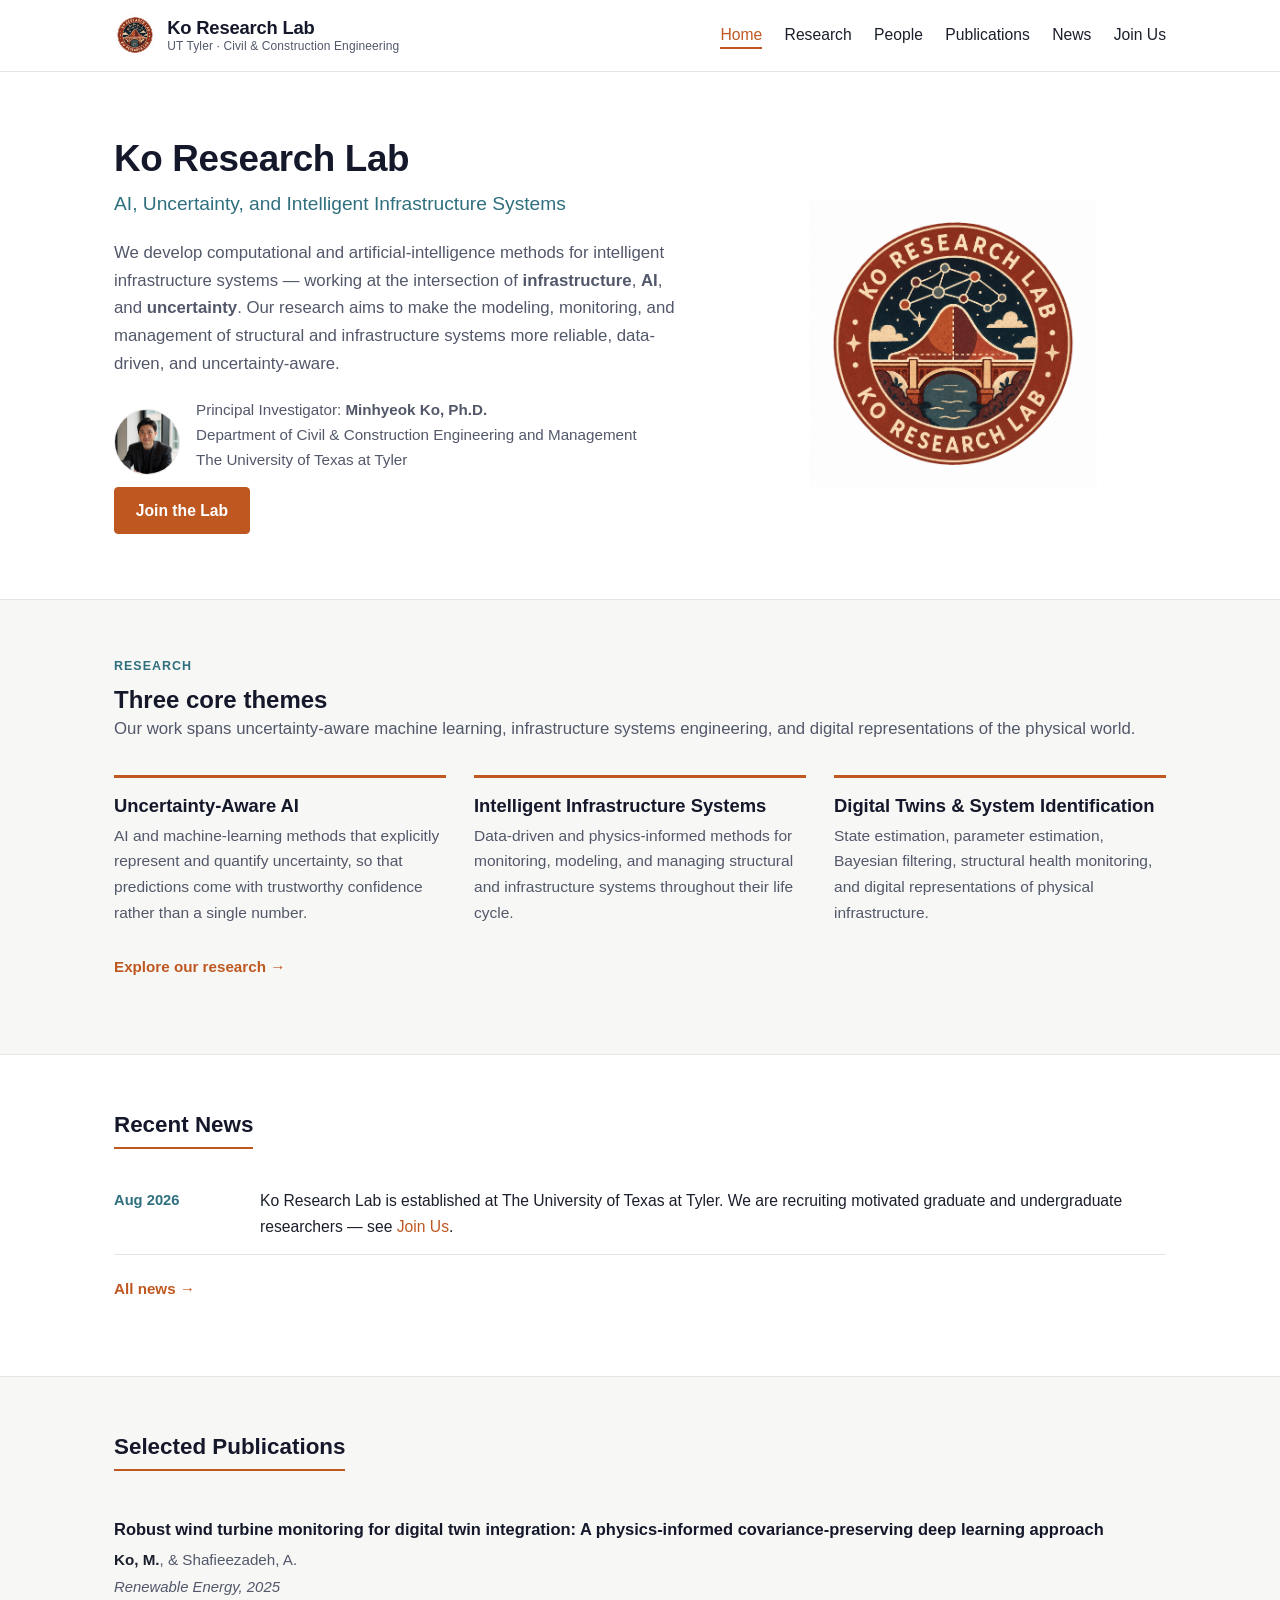
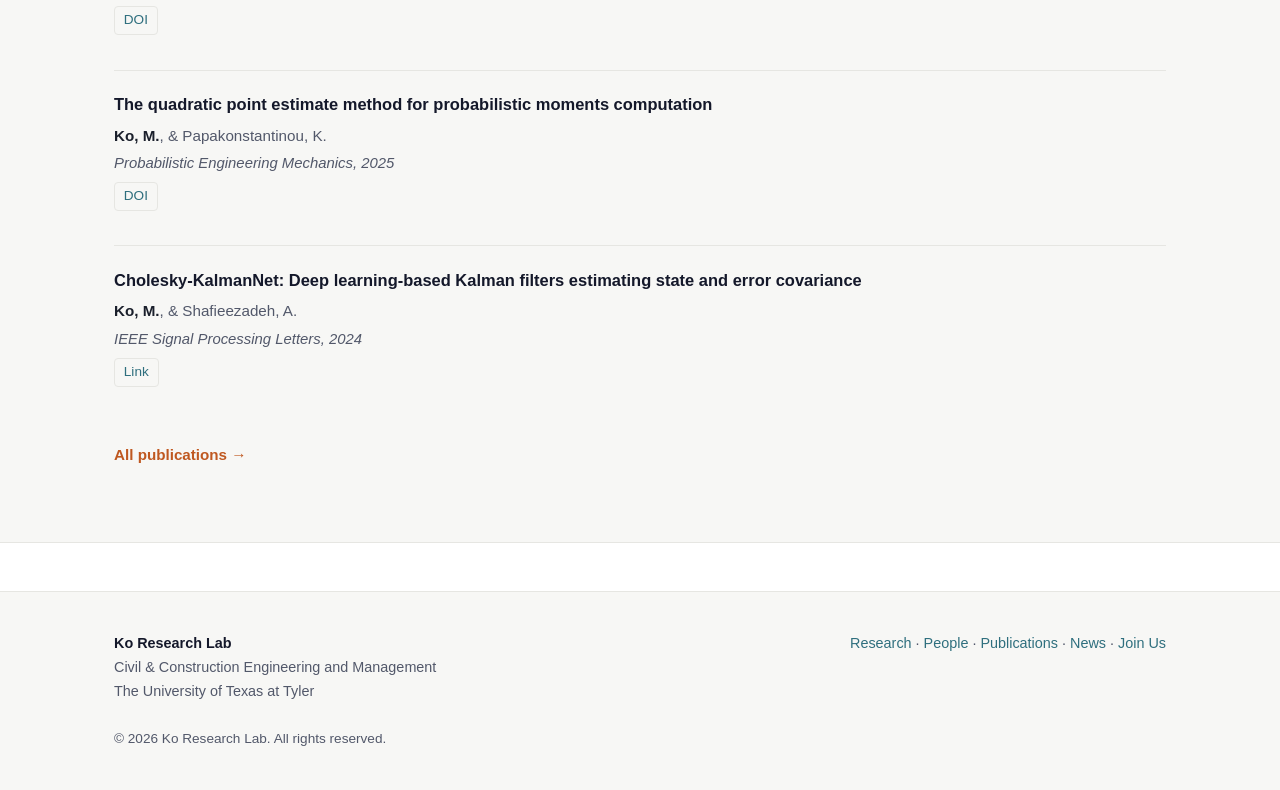
<file: index.html>
<!DOCTYPE html>
<html lang="en">
<head>
  <meta charset="UTF-8">
  <meta name="viewport" content="width=device-width, initial-scale=1.0">
  <title>Ko Research Lab</title>
  <meta name="description" content="Ko Research Lab at The University of Texas at Tyler develops computational and AI methods for intelligent infrastructure systems, with an emphasis on uncertainty.">
  <link rel="icon" type="image/png" href="assets/logo/logo-ko-lab.png">
  <link rel="stylesheet" href="css/style.css">
</head>
<body>

  <!-- ===================== HEADER / NAV ===================== -->
  <!-- NOTE: This nav block is duplicated on every page. If you change a link,
       update it on all pages (index, research, people, publications, news, join). -->
  <header class="site-header">
    <nav class="nav" aria-label="Main navigation">
      <div class="nav-brand">
        <a href="index.html" aria-label="Ko Research Lab — home"><img class="nav-logo" src="assets/logo/logo-ko-lab.png" alt="Ko Research Lab logo"></a>
        <div class="nav-brand-text">
          <a href="index.html">Ko Research Lab</a>
          <span class="nav-sub">UT Tyler &middot; Civil &amp; Construction Engineering</span>
        </div>
      </div>
      <button class="nav-toggle" aria-label="Toggle navigation menu" aria-expanded="false">&#9776;</button>
      <ul class="nav-links">
        <li><a href="index.html" class="active">Home</a></li>
        <li><a href="research.html">Research</a></li>
        <li><a href="people.html">People</a></li>
        <li><a href="publications.html">Publications</a></li>
        <li><a href="news.html">News</a></li>
        <li><a href="join.html">Join Us</a></li>
      </ul>
    </nav>
  </header>

  <!-- ===================== HERO ===================== -->
  <section class="hero">
    <div class="container">
      <div class="hero-grid">
        <div class="hero-text">
          <h1>Ko Research Lab</h1>
          <p class="tagline">AI, Uncertainty, and Intelligent Infrastructure Systems</p>
          <p class="lead">
            We develop computational and artificial-intelligence methods for
            intelligent infrastructure systems &mdash; working at the
            intersection of <strong>infrastructure</strong>,
            <strong>AI</strong>, and <strong>uncertainty</strong>. Our research
            aims to make the modeling, monitoring, and management of structural
            and infrastructure systems more reliable, data-driven, and
            uncertainty-aware.
          </p>
          <div class="hero-pi">
            <img class="hero-pi-photo" src="assets/people/MK-photo.jpg" alt="Minhyeok Ko">
            <p class="hero-affiliation">
              Principal Investigator: <strong>Minhyeok Ko, Ph.D.</strong><br>
              Department of Civil &amp; Construction Engineering and Management<br>
              The University of Texas at Tyler
            </p>
          </div>
          <p><a href="join.html" class="btn">Join the Lab</a></p>
        </div>
        <div class="hero-visual">
          <!-- Lab badge. To use a research photo instead, remove the
               hero-logo class and point the img at assets/research/hero.jpg -->
          <div class="hero-image hero-logo">
            <img src="assets/logo/logo-ko-lab.png" alt="Ko Research Lab logo">
          </div>
        </div>
      </div>
    </div>
  </section>

  <!-- ===================== RESEARCH THEMES ===================== -->
  <section class="section section-soft">
    <div class="container">
      <p class="eyebrow">Research</p>
      <h2 class="mb-0">Three core themes</h2>
      <p class="page-intro">
        Our work spans uncertainty-aware machine learning, infrastructure
        systems engineering, and digital representations of the physical world.
      </p>
      <div class="theme-grid">
        <div class="theme">
          <h3>Uncertainty-Aware AI</h3>
          <p>
            AI and machine-learning methods that explicitly represent and
            quantify uncertainty, so that predictions come with trustworthy
            confidence rather than a single number.
          </p>
        </div>
        <div class="theme">
          <h3>Intelligent Infrastructure Systems</h3>
          <p>
            Data-driven and physics-informed methods for monitoring, modeling,
            and managing structural and infrastructure systems throughout their
            life cycle.
          </p>
        </div>
        <div class="theme">
          <h3>Digital Twins &amp; System Identification</h3>
          <p>
            State estimation, parameter estimation, Bayesian filtering,
            structural health monitoring, and digital representations of
            physical infrastructure.
          </p>
        </div>
      </div>
      <p style="margin-top:1.75rem;">
        <a href="research.html" class="link-more">Explore our research &rarr;</a>
      </p>
    </div>
  </section>

  <!-- ===================== RECENT NEWS ===================== -->
  <section class="section">
    <div class="container">
      <h2 class="section-title">Recent News</h2>
      <!-- To add news, edit news.html (the full list). Mirror the newest few here. -->
      <ul class="news-list">
        <li>
          <span class="news-date">Aug 2026</span>
          <span class="news-text">Ko Research Lab is established at The University of Texas at Tyler. We are recruiting motivated graduate and undergraduate researchers &mdash; see <a href="join.html">Join Us</a>.</span>
        </li>
      </ul>
      <p style="margin-top:1.25rem;">
        <a href="news.html" class="link-more">All news &rarr;</a>
      </p>
    </div>
  </section>

  <!-- ===================== SELECTED PUBLICATIONS ===================== -->
  <section class="section section-soft">
    <div class="container">
      <h2 class="section-title">Selected Publications</h2>
      <!-- A few highlighted entries mirrored from publications.html. -->
      <ul class="pub-list">
        <li class="pub">
          <p class="pub-title">Robust wind turbine monitoring for digital twin integration: A physics-informed covariance-preserving deep learning approach</p>
          <p class="pub-authors"><span class="me">Ko, M.</span>, &amp; Shafieezadeh, A.</p>
          <p class="pub-venue">Renewable Energy, 2025</p>
          <p class="pub-links">
            <a href="https://doi.org/10.1016/j.renene.2025.123176">DOI</a>
          </p>
        </li>
        <li class="pub">
          <p class="pub-title">The quadratic point estimate method for probabilistic moments computation</p>
          <p class="pub-authors"><span class="me">Ko, M.</span>, &amp; Papakonstantinou, K.</p>
          <p class="pub-venue">Probabilistic Engineering Mechanics, 2025</p>
          <p class="pub-links">
            <a href="https://doi.org/10.1016/j.probengmech.2024.103705">DOI</a>
          </p>
        </li>
        <li class="pub">
          <p class="pub-title">Cholesky-KalmanNet: Deep learning-based Kalman filters estimating state and error covariance</p>
          <p class="pub-authors"><span class="me">Ko, M.</span>, &amp; Shafieezadeh, A.</p>
          <p class="pub-venue">IEEE Signal Processing Letters, 2024</p>
          <p class="pub-links">
            <a href="https://ieeexplore.ieee.org/document/10804573">Link</a>
          </p>
        </li>
      </ul>
      <p style="margin-top:1.25rem;">
        <a href="publications.html" class="link-more">All publications &rarr;</a>
      </p>
    </div>
  </section>

  <!-- ===================== FOOTER ===================== -->
  <!-- NOTE: This footer is duplicated on every page. -->
  <footer class="site-footer">
    <div class="container">
      <div class="footer-grid">
        <div>
          <span class="footer-brand">Ko Research Lab</span><br>
          Civil &amp; Construction Engineering and Management<br>
          The University of Texas at Tyler
        </div>
        <div>
          <a href="research.html">Research</a> &middot;
          <a href="people.html">People</a> &middot;
          <a href="publications.html">Publications</a> &middot;
          <a href="news.html">News</a> &middot;
          <a href="join.html">Join Us</a>
        </div>
      </div>
      <p style="margin-top:1.5rem; margin-bottom:0; font-size:0.85rem;">
        &copy; <span id="year">2026</span> Ko Research Lab. All rights reserved.
      </p>
    </div>
  </footer>

  <script src="js/main.js"></script>
</body>
</html>
</file>
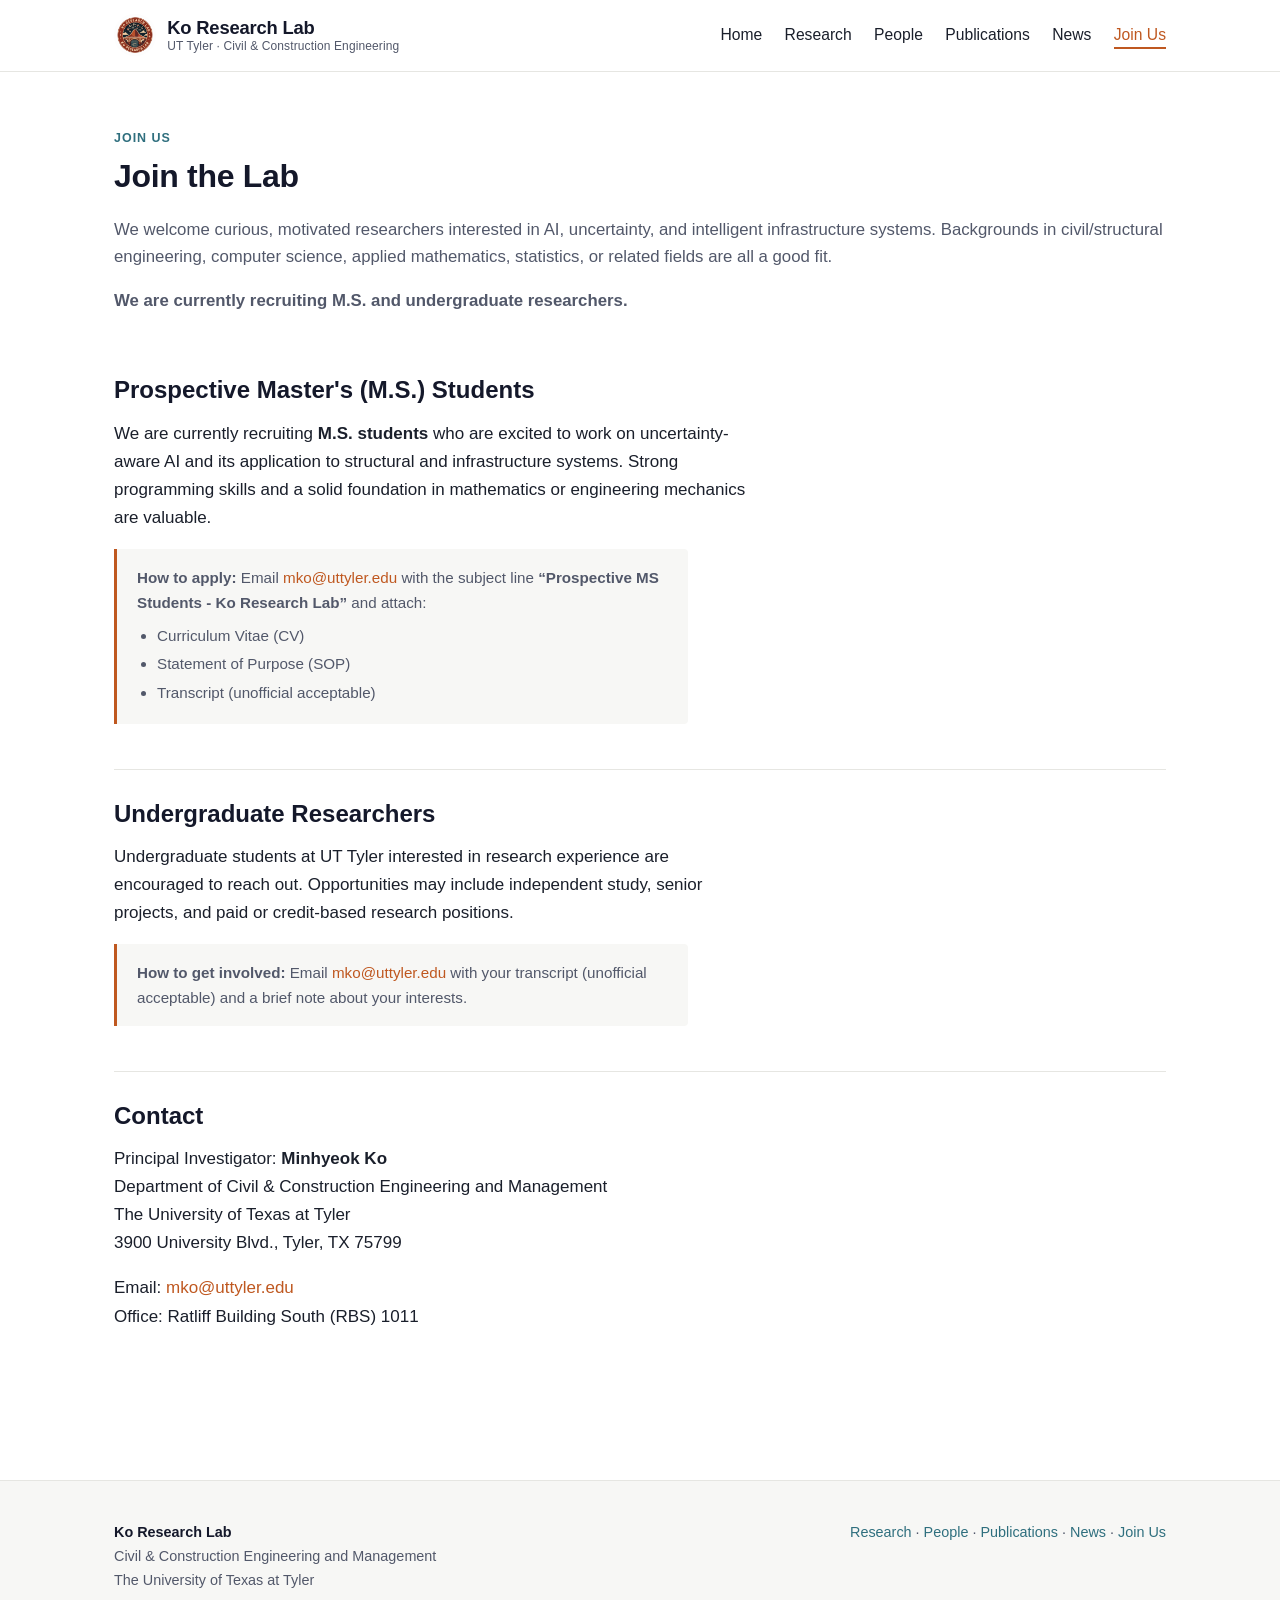
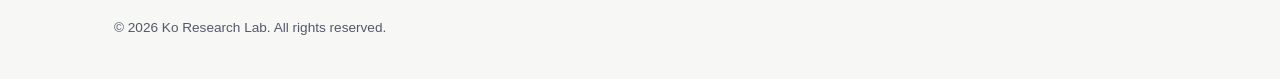
<file: join.html>
<!DOCTYPE html>
<html lang="en">
<head>
  <meta charset="UTF-8">
  <meta name="viewport" content="width=device-width, initial-scale=1.0">
  <title>Join Us &middot; Ko Research Lab</title>
  <meta name="description" content="Opportunities to join the Ko Research Lab at The University of Texas at Tyler as a graduate student, undergraduate researcher, or visiting collaborator.">
  <link rel="icon" type="image/png" href="assets/logo/logo-ko-lab.png">
  <link rel="stylesheet" href="css/style.css">
</head>
<body>

  <!-- ===================== HEADER / NAV ===================== -->
  <header class="site-header">
    <nav class="nav" aria-label="Main navigation">
      <div class="nav-brand">
        <a href="index.html" aria-label="Ko Research Lab — home"><img class="nav-logo" src="assets/logo/logo-ko-lab.png" alt="Ko Research Lab logo"></a>
        <div class="nav-brand-text">
          <a href="index.html">Ko Research Lab</a>
          <span class="nav-sub">UT Tyler &middot; Civil &amp; Construction Engineering</span>
        </div>
      </div>
      <button class="nav-toggle" aria-label="Toggle navigation menu" aria-expanded="false">&#9776;</button>
      <ul class="nav-links">
        <li><a href="index.html">Home</a></li>
        <li><a href="research.html">Research</a></li>
        <li><a href="people.html">People</a></li>
        <li><a href="publications.html">Publications</a></li>
        <li><a href="news.html">News</a></li>
        <li><a href="join.html" class="active">Join Us</a></li>
      </ul>
    </nav>
  </header>

  <!-- ===================== PAGE HEAD ===================== -->
  <section class="section">
    <div class="container">
      <p class="eyebrow">Join Us</p>
      <h1>Join the Lab</h1>
      <p class="page-intro">
        We welcome curious, motivated researchers interested in AI, uncertainty,
        and intelligent infrastructure systems. Backgrounds in civil/structural
        engineering, computer science, applied mathematics, statistics, or
        related fields are all a good fit.
      </p>
      <p class="page-intro" style="margin-top:-1rem;">
        <strong>We are currently recruiting M.S. and undergraduate
        researchers.</strong>
      </p>

      <!-- ---- Prospective master's students ---- -->
      <div class="join-block">
        <h2>Prospective Master's (M.S.) Students</h2>
        <p>
          We are currently recruiting <strong>M.S. students</strong> who are
          excited to work on uncertainty-aware AI and its application to
          structural and infrastructure systems. Strong programming skills and a
          solid foundation in mathematics or engineering mechanics are valuable.
        </p>
        <div class="callout">
          <strong>How to apply:</strong> Email
          <a href="mailto:mko@uttyler.edu?subject=Prospective%20MS%20Students%20-%20Ko%20Research%20Lab">mko@uttyler.edu</a>
          with the subject line
          <strong>&ldquo;Prospective MS Students - Ko Research Lab&rdquo;</strong>
          and attach:
          <ul>
            <li>Curriculum Vitae (CV)</li>
            <li>Statement of Purpose (SOP)</li>
            <li>Transcript (unofficial acceptable)</li>
          </ul>
        </div>
      </div>

      <!-- ---- Undergraduate researchers ---- -->
      <div class="join-block">
        <h2>Undergraduate Researchers</h2>
        <p>
          Undergraduate students at UT Tyler interested in research experience
          are encouraged to reach out. Opportunities may include independent
          study, senior projects, and paid or credit-based research positions.
        </p>
        <div class="callout">
          <strong>How to get involved:</strong> Email
          <a href="mailto:mko@uttyler.edu?subject=Prospective%20Undergraduate%20Researcher%20-%20Ko%20Research%20Lab">mko@uttyler.edu</a>
          with your transcript (unofficial acceptable) and a brief note about
          your interests.
        </div>
      </div>

      <!-- ---- Contact ---- -->
      <div class="join-block">
        <h2>Contact</h2>
        <p>
          Principal Investigator: <strong>Minhyeok Ko</strong><br>
          Department of Civil &amp; Construction Engineering and Management<br>
          The University of Texas at Tyler<br>
          3900 University Blvd., Tyler, TX 75799
        </p>
        <p>
          Email: <a href="mailto:mko@uttyler.edu">mko@uttyler.edu</a><br>
          Office: Ratliff Building South (RBS) 1011
        </p>
      </div>

    </div>
  </section>

  <!-- ===================== FOOTER ===================== -->
  <footer class="site-footer">
    <div class="container">
      <div class="footer-grid">
        <div>
          <span class="footer-brand">Ko Research Lab</span><br>
          Civil &amp; Construction Engineering and Management<br>
          The University of Texas at Tyler
        </div>
        <div>
          <a href="research.html">Research</a> &middot;
          <a href="people.html">People</a> &middot;
          <a href="publications.html">Publications</a> &middot;
          <a href="news.html">News</a> &middot;
          <a href="join.html">Join Us</a>
        </div>
      </div>
      <p style="margin-top:1.5rem; margin-bottom:0; font-size:0.85rem;">
        &copy; 2026 Ko Research Lab. All rights reserved.
      </p>
    </div>
  </footer>

  <script src="js/main.js"></script>
</body>
</html>
</file>
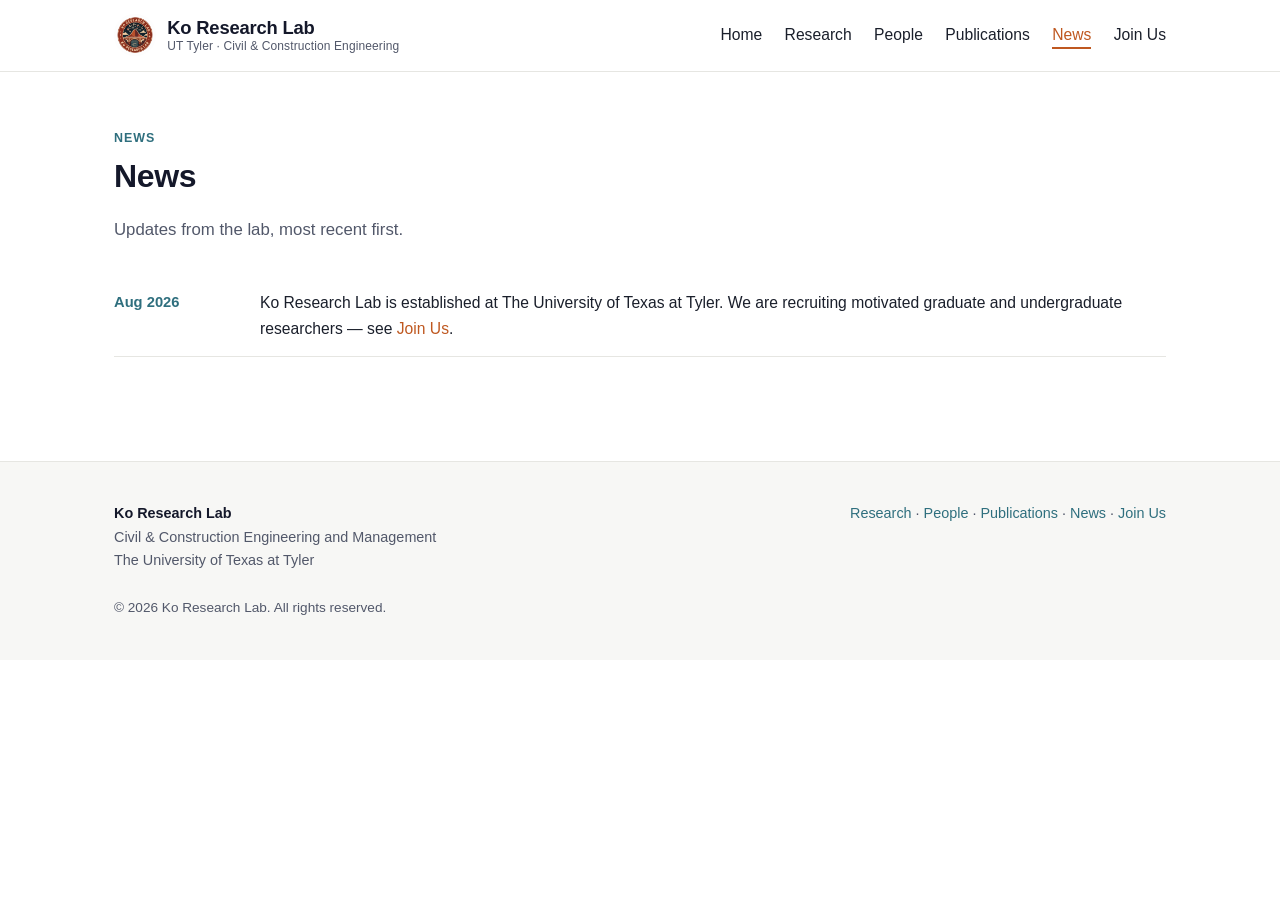
<file: news.html>
<!DOCTYPE html>
<html lang="en">
<head>
  <meta charset="UTF-8">
  <meta name="viewport" content="width=device-width, initial-scale=1.0">
  <title>News &middot; Ko Research Lab</title>
  <meta name="description" content="News and updates from the Ko Research Lab at The University of Texas at Tyler.">
  <link rel="icon" type="image/png" href="assets/logo/logo-ko-lab.png">
  <link rel="stylesheet" href="css/style.css">
</head>
<body>

  <!-- ===================== HEADER / NAV ===================== -->
  <header class="site-header">
    <nav class="nav" aria-label="Main navigation">
      <div class="nav-brand">
        <a href="index.html" aria-label="Ko Research Lab — home"><img class="nav-logo" src="assets/logo/logo-ko-lab.png" alt="Ko Research Lab logo"></a>
        <div class="nav-brand-text">
          <a href="index.html">Ko Research Lab</a>
          <span class="nav-sub">UT Tyler &middot; Civil &amp; Construction Engineering</span>
        </div>
      </div>
      <button class="nav-toggle" aria-label="Toggle navigation menu" aria-expanded="false">&#9776;</button>
      <ul class="nav-links">
        <li><a href="index.html">Home</a></li>
        <li><a href="research.html">Research</a></li>
        <li><a href="people.html">People</a></li>
        <li><a href="publications.html">Publications</a></li>
        <li><a href="news.html" class="active">News</a></li>
        <li><a href="join.html">Join Us</a></li>
      </ul>
    </nav>
  </header>

  <!-- ===================== PAGE HEAD ===================== -->
  <section class="section">
    <div class="container">
      <p class="eyebrow">News</p>
      <h1>News</h1>
      <p class="page-intro">
        Updates from the lab, most recent first.
      </p>

      <!--
        ============================================================
        HOW TO ADD A NEWS ITEM
        ------------------------------------------------------------
        Add a new <li> at the TOP of the list below (newest first).
        Format:

        <li>
          <span class="news-date">Mon YYYY</span>
          <span class="news-text">Your news text. Links are fine: <a href="#">link</a>.</span>
        </li>
        ============================================================
      -->

      <ul class="news-list">
        <li>
          <span class="news-date">Aug 2026</span>
          <span class="news-text">Ko Research Lab is established at The University of Texas at Tyler. We are recruiting motivated graduate and undergraduate researchers &mdash; see <a href="join.html">Join Us</a>.</span>
        </li>
      </ul>
    </div>
  </section>

  <!-- ===================== FOOTER ===================== -->
  <footer class="site-footer">
    <div class="container">
      <div class="footer-grid">
        <div>
          <span class="footer-brand">Ko Research Lab</span><br>
          Civil &amp; Construction Engineering and Management<br>
          The University of Texas at Tyler
        </div>
        <div>
          <a href="research.html">Research</a> &middot;
          <a href="people.html">People</a> &middot;
          <a href="publications.html">Publications</a> &middot;
          <a href="news.html">News</a> &middot;
          <a href="join.html">Join Us</a>
        </div>
      </div>
      <p style="margin-top:1.5rem; margin-bottom:0; font-size:0.85rem;">
        &copy; 2026 Ko Research Lab. All rights reserved.
      </p>
    </div>
  </footer>

  <script src="js/main.js"></script>
</body>
</html>
</file>
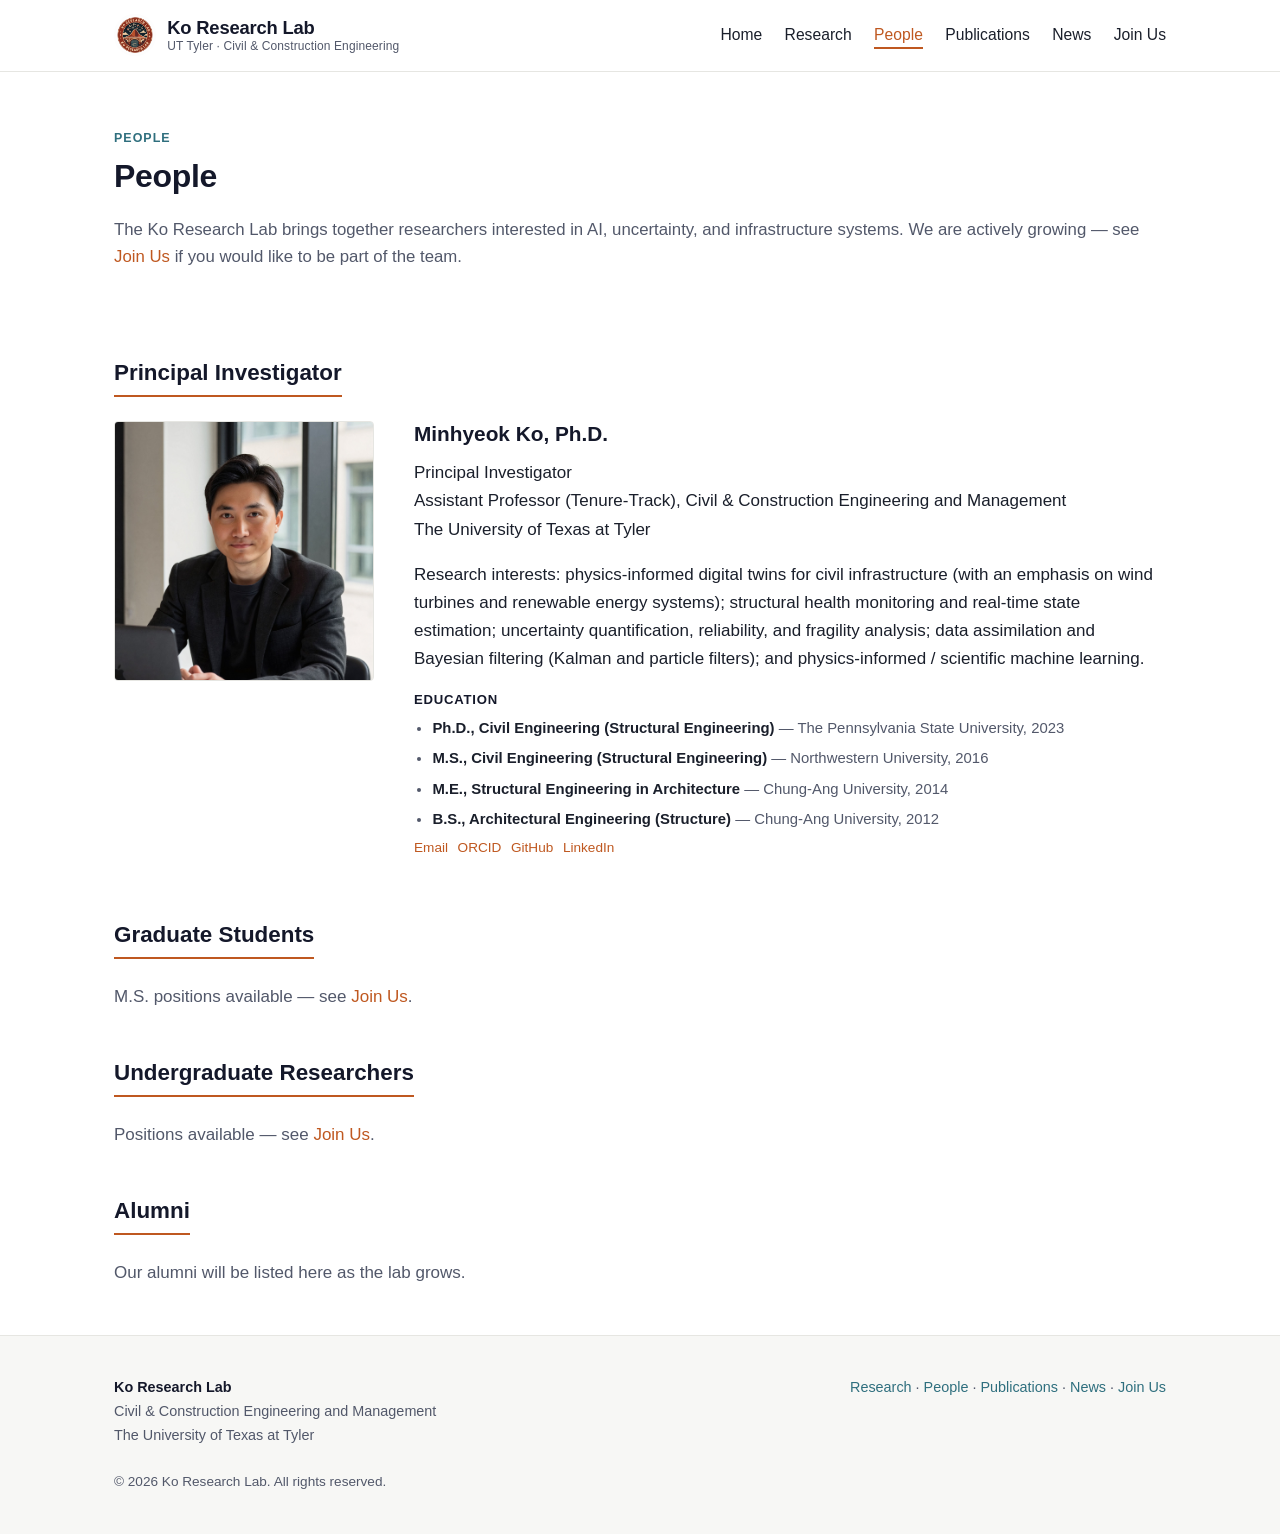
<file: people.html>
<!DOCTYPE html>
<html lang="en">
<head>
  <meta charset="UTF-8">
  <meta name="viewport" content="width=device-width, initial-scale=1.0">
  <title>People &middot; Ko Research Lab</title>
  <meta name="description" content="People of the Ko Research Lab at The University of Texas at Tyler, led by Principal Investigator Dr. Minhyeok Ko.">
  <link rel="icon" type="image/png" href="assets/logo/logo-ko-lab.png">
  <link rel="stylesheet" href="css/style.css">
</head>
<body>

  <!-- ===================== HEADER / NAV ===================== -->
  <header class="site-header">
    <nav class="nav" aria-label="Main navigation">
      <div class="nav-brand">
        <a href="index.html" aria-label="Ko Research Lab — home"><img class="nav-logo" src="assets/logo/logo-ko-lab.png" alt="Ko Research Lab logo"></a>
        <div class="nav-brand-text">
          <a href="index.html">Ko Research Lab</a>
          <span class="nav-sub">UT Tyler &middot; Civil &amp; Construction Engineering</span>
        </div>
      </div>
      <button class="nav-toggle" aria-label="Toggle navigation menu" aria-expanded="false">&#9776;</button>
      <ul class="nav-links">
        <li><a href="index.html">Home</a></li>
        <li><a href="research.html">Research</a></li>
        <li><a href="people.html" class="active">People</a></li>
        <li><a href="publications.html">Publications</a></li>
        <li><a href="news.html">News</a></li>
        <li><a href="join.html">Join Us</a></li>
      </ul>
    </nav>
  </header>

  <!-- ===================== PAGE HEAD ===================== -->
  <section class="section">
    <div class="container">
      <p class="eyebrow">People</p>
      <h1>People</h1>
      <p class="page-intro">
        The Ko Research Lab brings together researchers interested in AI,
        uncertainty, and infrastructure systems. We are actively growing &mdash;
        see <a href="join.html">Join Us</a> if you would like to be part of the
        team.
      </p>
    </div>
  </section>

  <div class="container">

    <!-- ===================== PRINCIPAL INVESTIGATOR ===================== -->
    <div class="people-group">
      <h2 class="section-title">Principal Investigator</h2>

      <!-- ---- PI card ---- -->
      <div class="pi">
        <img class="person-photo" src="assets/people/MK-photo.jpg" alt="Minhyeok Ko">
        <div>
          <h3>Minhyeok Ko, Ph.D.</h3>
          <p class="person-title">
            Principal Investigator<br>
            Assistant Professor (Tenure-Track), Civil &amp; Construction Engineering and Management<br>
            The University of Texas at Tyler
          </p>
          <p class="person-interests">
            Research interests: physics-informed digital twins for civil
            infrastructure (with an emphasis on wind turbines and renewable
            energy systems); structural health monitoring and real-time state
            estimation; uncertainty quantification, reliability, and fragility
            analysis; data assimilation and Bayesian filtering (Kalman and
            particle filters); and physics-informed / scientific machine learning.
          </p>
          <h4 class="pi-subhead">Education</h4>
          <ul class="edu-list">
            <li><strong>Ph.D., Civil Engineering (Structural Engineering)</strong> &mdash; The Pennsylvania State University, 2023</li>
            <li><strong>M.S., Civil Engineering (Structural Engineering)</strong> &mdash; Northwestern University, 2016</li>
            <li><strong>M.E., Structural Engineering in Architecture</strong> &mdash; Chung-Ang University, 2014</li>
            <li><strong>B.S., Architectural Engineering (Structure)</strong> &mdash; Chung-Ang University, 2012</li>
          </ul>
          <!-- Fill in real URLs, or delete links that do not apply. -->
          <p class="person-links">
            <a href="mailto:mko@uttyler.edu">Email</a>
            <a href="https://orcid.org/0009-0003-9515-1687">ORCID</a>
            <a href="https://github.com/kmh6935">GitHub</a>
            <a href="https://www.linkedin.com/in/minhko">LinkedIn</a>
            <!-- Add when available:
            <a href="#">Website</a>
            <a href="#">Google Scholar</a> -->
          </p>
        </div>
      </div>
    </div>

    <!-- ===================== GRADUATE STUDENTS ===================== -->
    <div class="people-group">
      <h2 class="section-title">Graduate Students</h2>
      <p class="text-muted">M.S. positions available &mdash; see <a href="join.html">Join Us</a>.</p>

      <!-- To add a graduate student, copy the template below into a
           <div class="person-grid"> ... </div> wrapper.

      <div class="person-grid">
        <div class="person">
          <img class="person-photo" src="assets/people/firstname-lastname.jpg" alt="Firstname Lastname">
          <h3>Firstname Lastname</h3>
          <p class="person-title">Ph.D. Student</p>
          <p class="person-interests">Research interests: ...</p>
          <p class="person-links">
            <a href="#">Website</a>
            <a href="#">Scholar</a>
            <a href="#">GitHub</a>
            <a href="#">LinkedIn</a>
          </p>
        </div>
      </div>
      -->
    </div>

    <!-- ===================== UNDERGRADUATE RESEARCHERS ===================== -->
    <div class="people-group">
      <h2 class="section-title">Undergraduate Researchers</h2>
      <p class="text-muted">Positions available &mdash; see <a href="join.html">Join Us</a>.</p>

      <!-- Add undergraduate researchers using the same .person template as above. -->
    </div>

    <!-- ===================== ALUMNI ===================== -->
    <div class="people-group">
      <h2 class="section-title">Alumni</h2>
      <p class="text-muted">Our alumni will be listed here as the lab grows.</p>

      <!-- Alumni template (name, last role, and where they went next):

      <div class="person-grid">
        <div class="person">
          <h3>Firstname Lastname</h3>
          <p class="person-title">M.S., 2027 &middot; Now at: Company / University</p>
        </div>
      </div>
      -->
    </div>

  </div>

  <!-- ===================== FOOTER ===================== -->
  <footer class="site-footer">
    <div class="container">
      <div class="footer-grid">
        <div>
          <span class="footer-brand">Ko Research Lab</span><br>
          Civil &amp; Construction Engineering and Management<br>
          The University of Texas at Tyler
        </div>
        <div>
          <a href="research.html">Research</a> &middot;
          <a href="people.html">People</a> &middot;
          <a href="publications.html">Publications</a> &middot;
          <a href="news.html">News</a> &middot;
          <a href="join.html">Join Us</a>
        </div>
      </div>
      <p style="margin-top:1.5rem; margin-bottom:0; font-size:0.85rem;">
        &copy; 2026 Ko Research Lab. All rights reserved.
      </p>
    </div>
  </footer>

  <script src="js/main.js"></script>
</body>
</html>
</file>
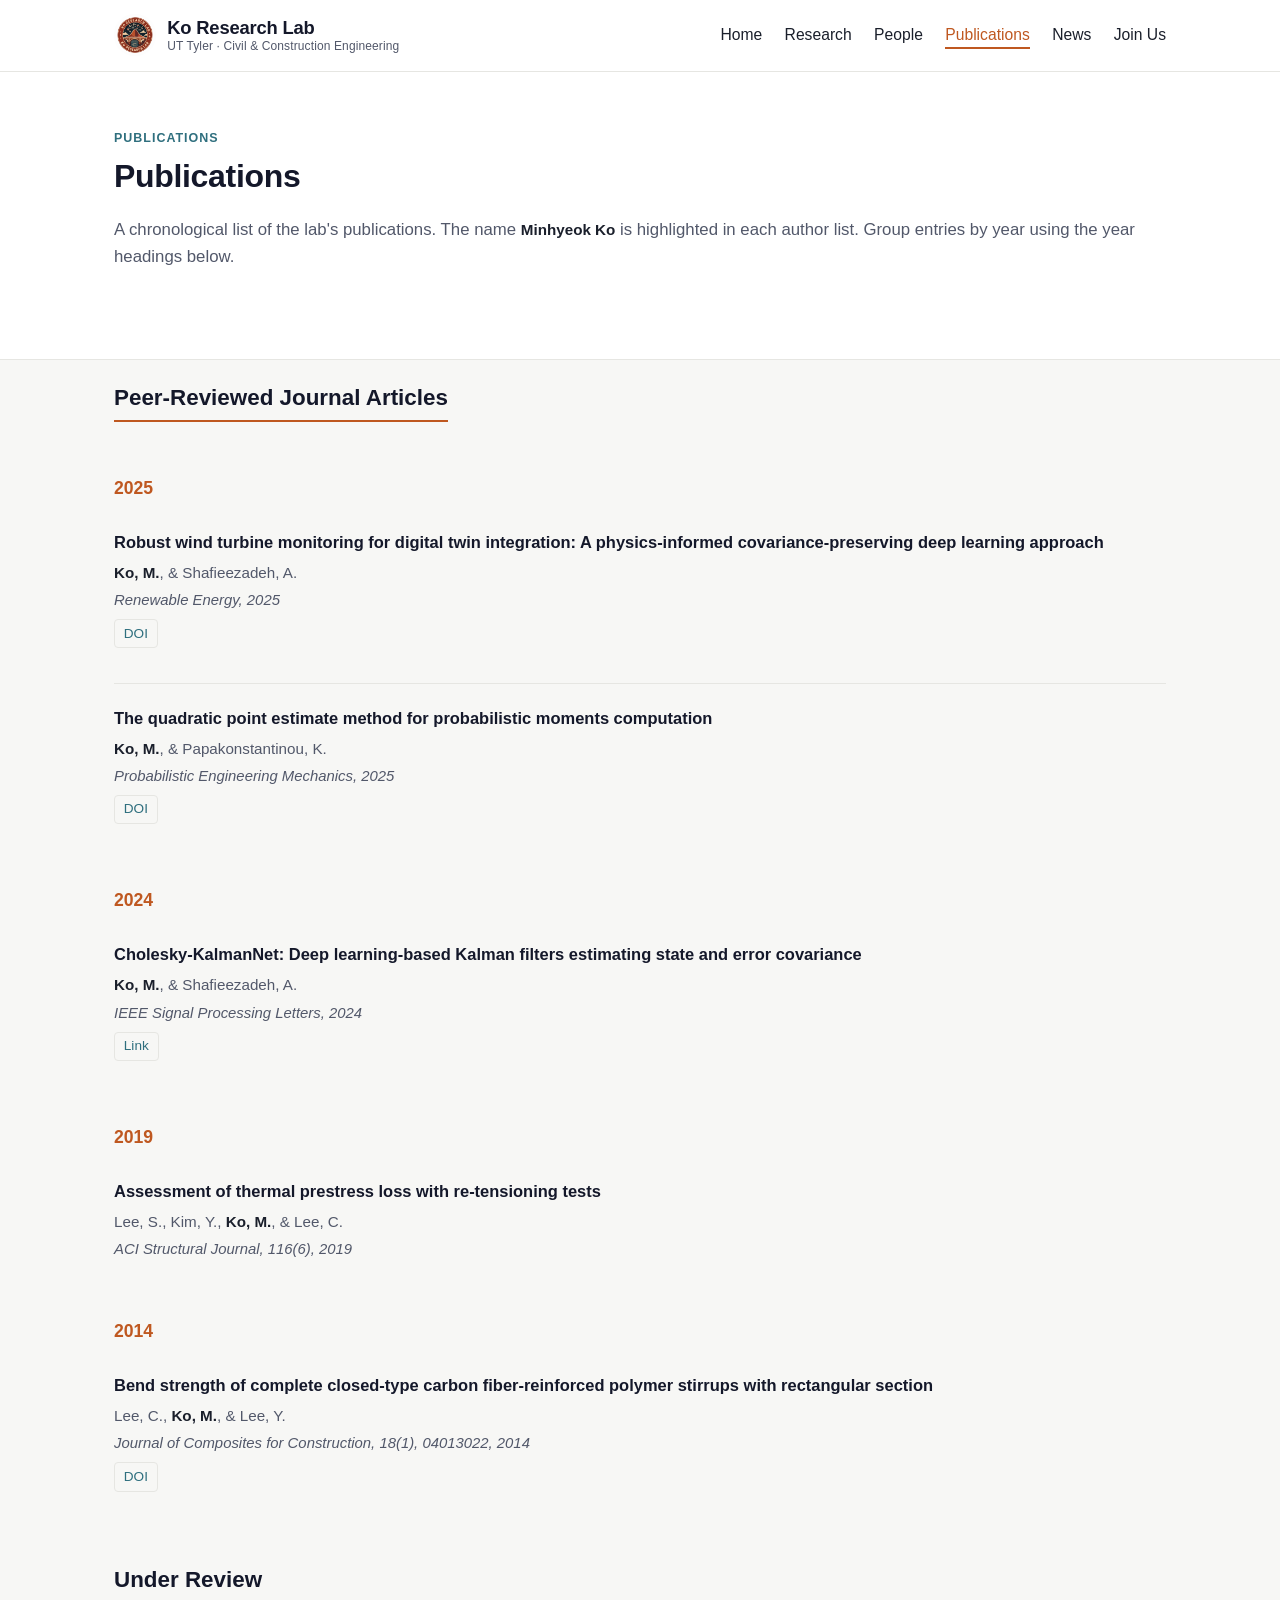
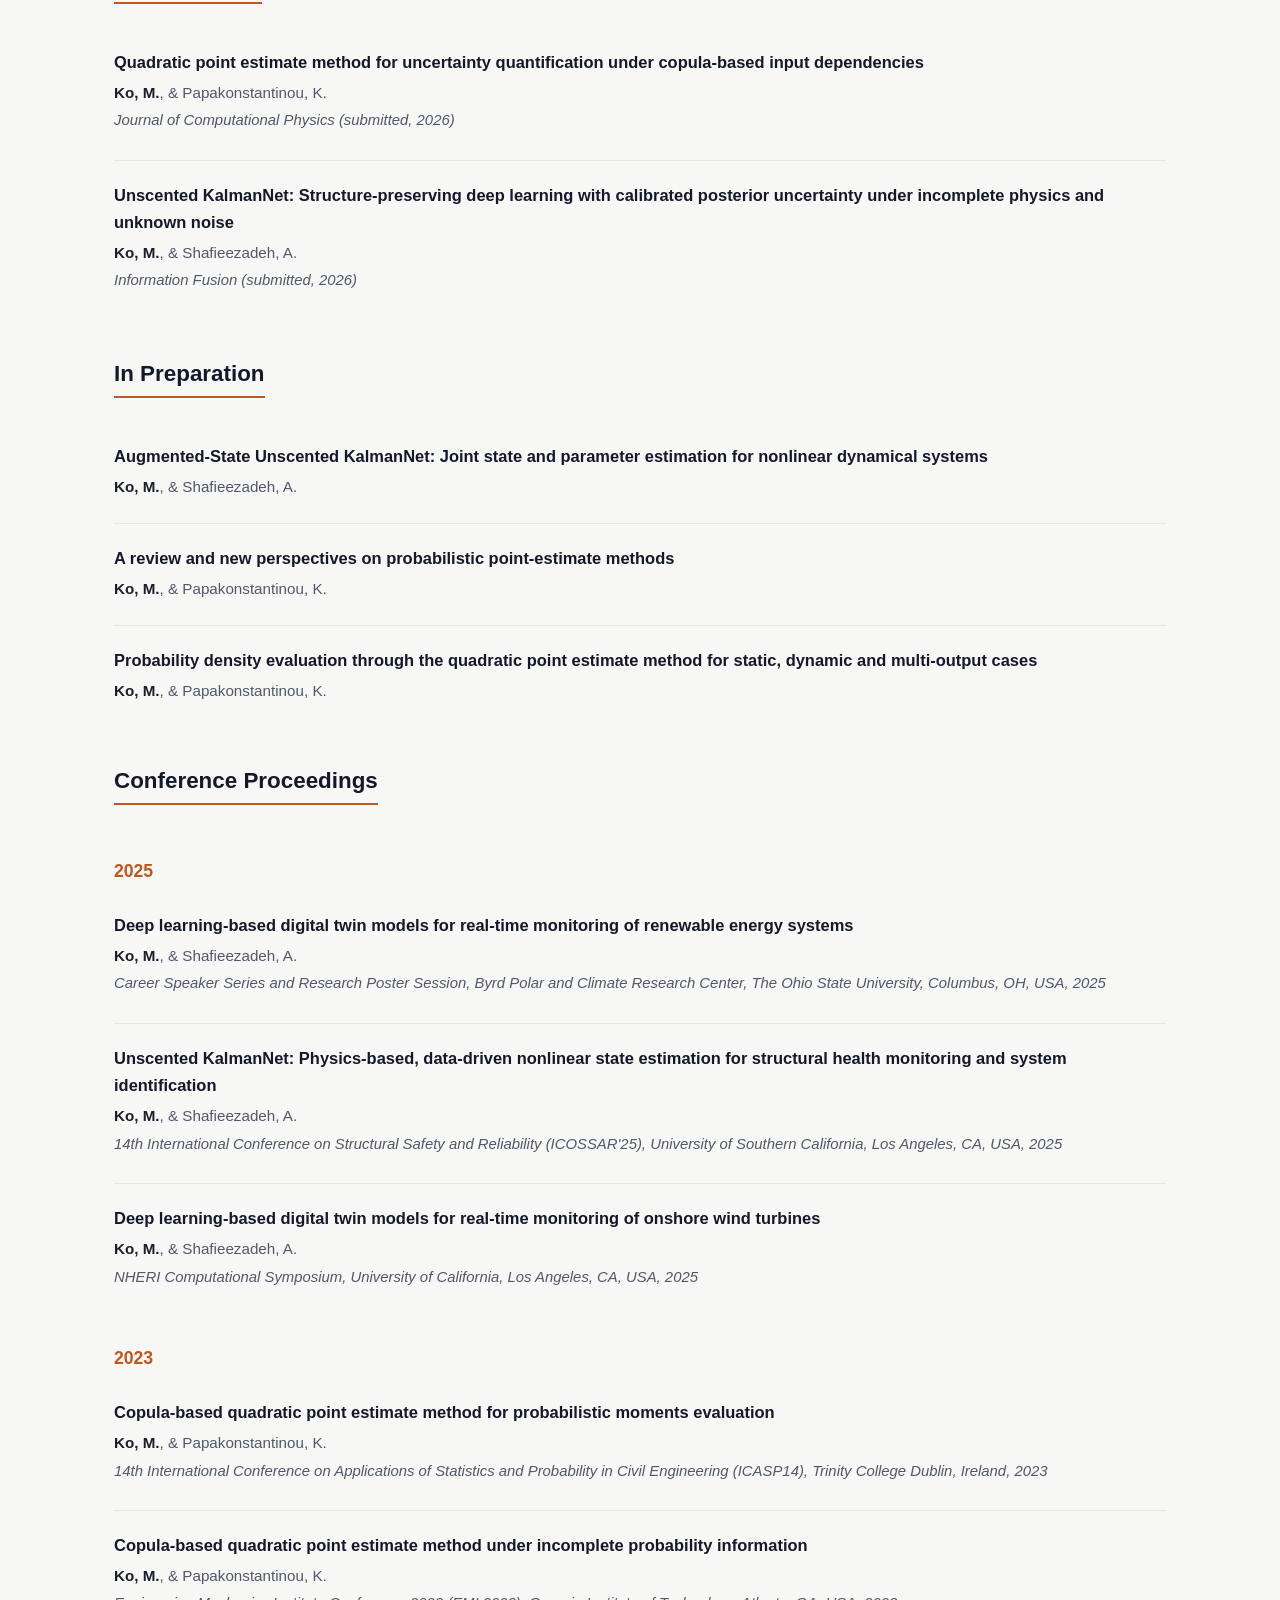
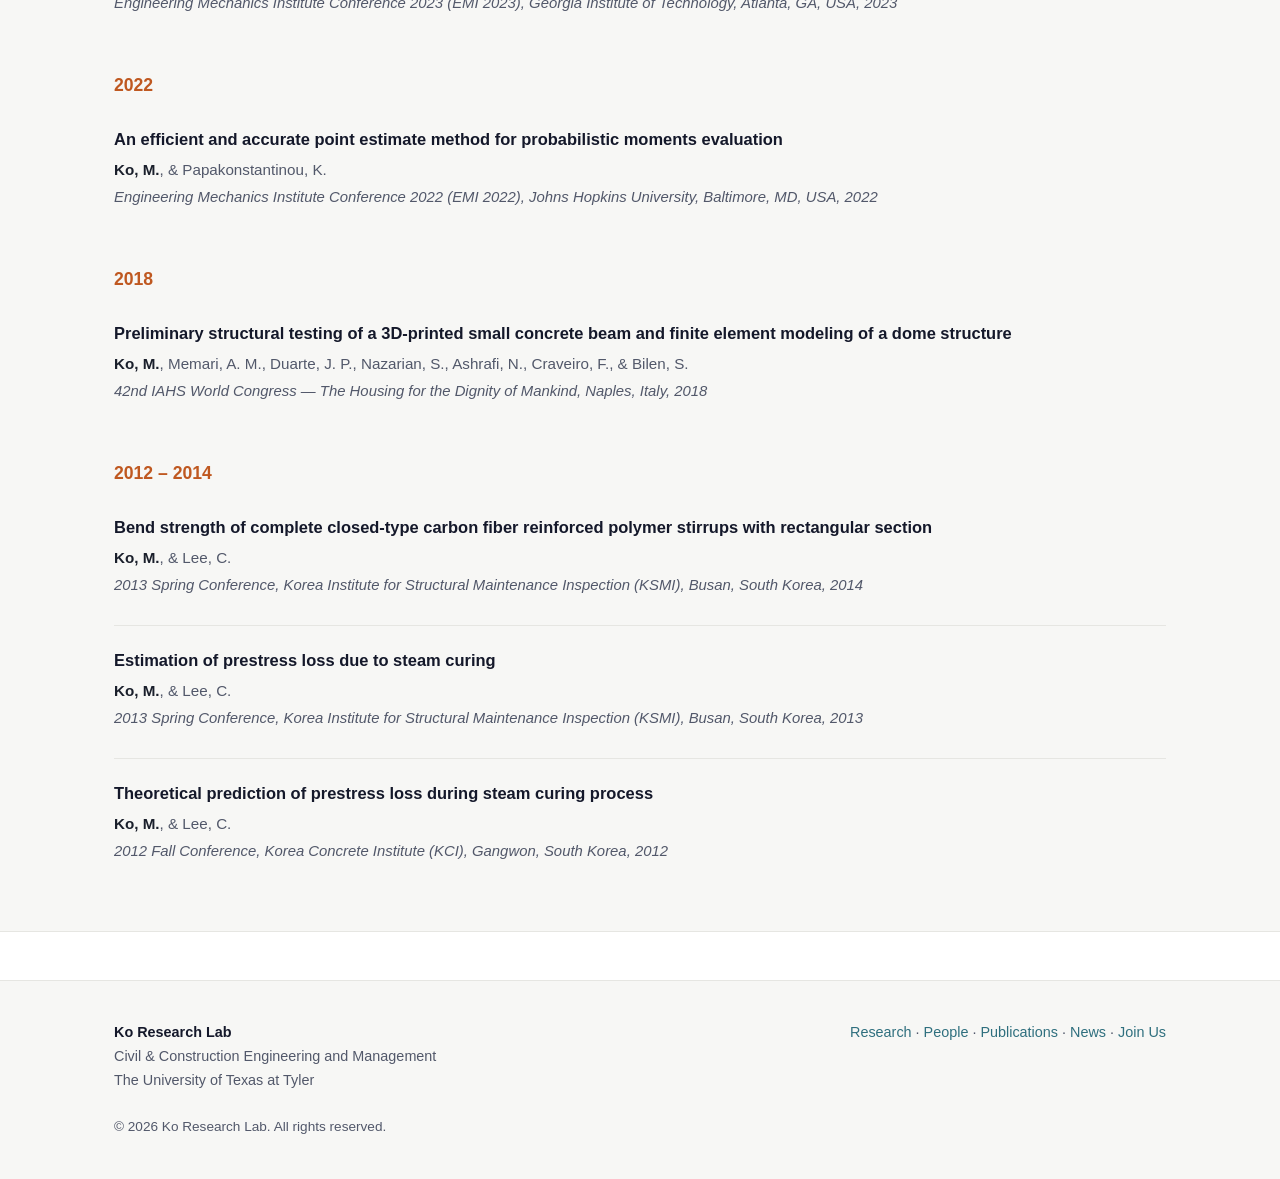
<file: publications.html>
<!DOCTYPE html>
<html lang="en">
<head>
  <meta charset="UTF-8">
  <meta name="viewport" content="width=device-width, initial-scale=1.0">
  <title>Publications &middot; Ko Research Lab</title>
  <meta name="description" content="Publications from the Ko Research Lab at The University of Texas at Tyler.">
  <link rel="icon" type="image/png" href="assets/logo/logo-ko-lab.png">
  <link rel="stylesheet" href="css/style.css">
</head>
<body>

  <!-- ===================== HEADER / NAV ===================== -->
  <header class="site-header">
    <nav class="nav" aria-label="Main navigation">
      <div class="nav-brand">
        <a href="index.html" aria-label="Ko Research Lab — home"><img class="nav-logo" src="assets/logo/logo-ko-lab.png" alt="Ko Research Lab logo"></a>
        <div class="nav-brand-text">
          <a href="index.html">Ko Research Lab</a>
          <span class="nav-sub">UT Tyler &middot; Civil &amp; Construction Engineering</span>
        </div>
      </div>
      <button class="nav-toggle" aria-label="Toggle navigation menu" aria-expanded="false">&#9776;</button>
      <ul class="nav-links">
        <li><a href="index.html">Home</a></li>
        <li><a href="research.html">Research</a></li>
        <li><a href="people.html">People</a></li>
        <li><a href="publications.html" class="active">Publications</a></li>
        <li><a href="news.html">News</a></li>
        <li><a href="join.html">Join Us</a></li>
      </ul>
    </nav>
  </header>

  <!-- ===================== PAGE HEAD ===================== -->
  <section class="section">
    <div class="container">
      <p class="eyebrow">Publications</p>
      <h1>Publications</h1>
      <p class="page-intro">
        A chronological list of the lab's publications. The name
        <span class="pub-authors"><span class="me">Minhyeok&nbsp;Ko</span></span>
        is highlighted in each author list. Group entries by year using the
        year headings below.
      </p>

      <!--
        ============================================================
        HOW TO ADD A PUBLICATION
        ------------------------------------------------------------
        1. Find (or add) the correct <h2 class="year-heading"> for the year.
        2. Copy the <li class="pub"> ... </li> template below.
        3. Fill in the title, authors, venue, and year.
        4. Wrap the PI name in <span class="me">Minhyeok Ko</span>.
        5. Keep only the links that exist; delete the rest.

        TEMPLATE:

        <li class="pub">
          <p class="pub-title">Paper title goes here</p>
          <p class="pub-authors"><span class="me">Minhyeok Ko</span>, Coauthor A, Coauthor B</p>
          <p class="pub-venue">Journal or Conference Name, Year</p>
          <p class="pub-links">
            <a href="#">PDF</a>
            <a href="#">DOI</a>
            <a href="#">arXiv</a>
            <a href="#">Code</a>
            <a href="#">Project</a>
          </p>
        </li>
        ============================================================
      -->
    </div>
  </section>

  <!-- ===================== PUBLICATION LIST ===================== -->
  <section class="section-soft" style="padding: 1.5rem 0 2.5rem;">
    <div class="container">

      <!-- ================= PEER-REVIEWED JOURNAL ARTICLES ================= -->
      <h2 class="section-title">Peer-Reviewed Journal Articles</h2>

      <h3 class="year-heading">2025</h3>
      <ul class="pub-list">
        <li class="pub">
          <p class="pub-title">Robust wind turbine monitoring for digital twin integration: A physics-informed covariance-preserving deep learning approach</p>
          <p class="pub-authors"><span class="me">Ko, M.</span>, &amp; Shafieezadeh, A.</p>
          <p class="pub-venue">Renewable Energy, 2025</p>
          <p class="pub-links">
            <a href="https://doi.org/10.1016/j.renene.2025.123176">DOI</a>
          </p>
        </li>
        <li class="pub">
          <p class="pub-title">The quadratic point estimate method for probabilistic moments computation</p>
          <p class="pub-authors"><span class="me">Ko, M.</span>, &amp; Papakonstantinou, K.</p>
          <p class="pub-venue">Probabilistic Engineering Mechanics, 2025</p>
          <p class="pub-links">
            <a href="https://doi.org/10.1016/j.probengmech.2024.103705">DOI</a>
          </p>
        </li>
      </ul>

      <h3 class="year-heading">2024</h3>
      <ul class="pub-list">
        <li class="pub">
          <p class="pub-title">Cholesky-KalmanNet: Deep learning-based Kalman filters estimating state and error covariance</p>
          <p class="pub-authors"><span class="me">Ko, M.</span>, &amp; Shafieezadeh, A.</p>
          <p class="pub-venue">IEEE Signal Processing Letters, 2024</p>
          <p class="pub-links">
            <a href="https://ieeexplore.ieee.org/document/10804573">Link</a>
          </p>
        </li>
      </ul>

      <h3 class="year-heading">2019</h3>
      <ul class="pub-list">
        <li class="pub">
          <p class="pub-title">Assessment of thermal prestress loss with re-tensioning tests</p>
          <p class="pub-authors">Lee, S., Kim, Y., <span class="me">Ko, M.</span>, &amp; Lee, C.</p>
          <p class="pub-venue">ACI Structural Journal, 116(6), 2019</p>
        </li>
      </ul>

      <h3 class="year-heading">2014</h3>
      <ul class="pub-list">
        <li class="pub">
          <p class="pub-title">Bend strength of complete closed-type carbon fiber-reinforced polymer stirrups with rectangular section</p>
          <p class="pub-authors">Lee, C., <span class="me">Ko, M.</span>, &amp; Lee, Y.</p>
          <p class="pub-venue">Journal of Composites for Construction, 18(1), 04013022, 2014</p>
          <p class="pub-links">
            <a href="https://doi.org/10.1061/(ASCE)CC.1943-5614.0000428">DOI</a>
          </p>
        </li>
      </ul>

      <!-- ================= UNDER REVIEW / SUBMITTED ================= -->
      <h2 class="section-title" style="margin-top:2.5rem;">Under Review</h2>
      <ul class="pub-list">
        <li class="pub">
          <p class="pub-title">Quadratic point estimate method for uncertainty quantification under copula-based input dependencies</p>
          <p class="pub-authors"><span class="me">Ko, M.</span>, &amp; Papakonstantinou, K.</p>
          <p class="pub-venue">Journal of Computational Physics (submitted, 2026)</p>
        </li>
        <li class="pub">
          <p class="pub-title">Unscented KalmanNet: Structure-preserving deep learning with calibrated posterior uncertainty under incomplete physics and unknown noise</p>
          <p class="pub-authors"><span class="me">Ko, M.</span>, &amp; Shafieezadeh, A.</p>
          <p class="pub-venue">Information Fusion (submitted, 2026)</p>
        </li>
      </ul>

      <!-- ================= IN PREPARATION ================= -->
      <h2 class="section-title" style="margin-top:2.5rem;">In Preparation</h2>
      <ul class="pub-list">
        <li class="pub">
          <p class="pub-title">Augmented-State Unscented KalmanNet: Joint state and parameter estimation for nonlinear dynamical systems</p>
          <p class="pub-authors"><span class="me">Ko, M.</span>, &amp; Shafieezadeh, A.</p>
        </li>
        <li class="pub">
          <p class="pub-title">A review and new perspectives on probabilistic point-estimate methods</p>
          <p class="pub-authors"><span class="me">Ko, M.</span>, &amp; Papakonstantinou, K.</p>
        </li>
        <li class="pub">
          <p class="pub-title">Probability density evaluation through the quadratic point estimate method for static, dynamic and multi-output cases</p>
          <p class="pub-authors"><span class="me">Ko, M.</span>, &amp; Papakonstantinou, K.</p>
        </li>
      </ul>

      <!-- ================= CONFERENCE PROCEEDINGS ================= -->
      <h2 class="section-title" style="margin-top:2.5rem;">Conference Proceedings</h2>

      <h3 class="year-heading">2025</h3>
      <ul class="pub-list">
        <li class="pub">
          <p class="pub-title">Deep learning-based digital twin models for real-time monitoring of renewable energy systems</p>
          <p class="pub-authors"><span class="me">Ko, M.</span>, &amp; Shafieezadeh, A.</p>
          <p class="pub-venue">Career Speaker Series and Research Poster Session, Byrd Polar and Climate Research Center, The Ohio State University, Columbus, OH, USA, 2025</p>
        </li>
        <li class="pub">
          <p class="pub-title">Unscented KalmanNet: Physics-based, data-driven nonlinear state estimation for structural health monitoring and system identification</p>
          <p class="pub-authors"><span class="me">Ko, M.</span>, &amp; Shafieezadeh, A.</p>
          <p class="pub-venue">14th International Conference on Structural Safety and Reliability (ICOSSAR'25), University of Southern California, Los Angeles, CA, USA, 2025</p>
        </li>
        <li class="pub">
          <p class="pub-title">Deep learning-based digital twin models for real-time monitoring of onshore wind turbines</p>
          <p class="pub-authors"><span class="me">Ko, M.</span>, &amp; Shafieezadeh, A.</p>
          <p class="pub-venue">NHERI Computational Symposium, University of California, Los Angeles, CA, USA, 2025</p>
        </li>
      </ul>

      <h3 class="year-heading">2023</h3>
      <ul class="pub-list">
        <li class="pub">
          <p class="pub-title">Copula-based quadratic point estimate method for probabilistic moments evaluation</p>
          <p class="pub-authors"><span class="me">Ko, M.</span>, &amp; Papakonstantinou, K.</p>
          <p class="pub-venue">14th International Conference on Applications of Statistics and Probability in Civil Engineering (ICASP14), Trinity College Dublin, Ireland, 2023</p>
        </li>
        <li class="pub">
          <p class="pub-title">Copula-based quadratic point estimate method under incomplete probability information</p>
          <p class="pub-authors"><span class="me">Ko, M.</span>, &amp; Papakonstantinou, K.</p>
          <p class="pub-venue">Engineering Mechanics Institute Conference 2023 (EMI 2023), Georgia Institute of Technology, Atlanta, GA, USA, 2023</p>
        </li>
      </ul>

      <h3 class="year-heading">2022</h3>
      <ul class="pub-list">
        <li class="pub">
          <p class="pub-title">An efficient and accurate point estimate method for probabilistic moments evaluation</p>
          <p class="pub-authors"><span class="me">Ko, M.</span>, &amp; Papakonstantinou, K.</p>
          <p class="pub-venue">Engineering Mechanics Institute Conference 2022 (EMI 2022), Johns Hopkins University, Baltimore, MD, USA, 2022</p>
        </li>
      </ul>

      <h3 class="year-heading">2018</h3>
      <ul class="pub-list">
        <li class="pub">
          <p class="pub-title">Preliminary structural testing of a 3D-printed small concrete beam and finite element modeling of a dome structure</p>
          <p class="pub-authors"><span class="me">Ko, M.</span>, Memari, A. M., Duarte, J. P., Nazarian, S., Ashrafi, N., Craveiro, F., &amp; Bilen, S.</p>
          <p class="pub-venue">42nd IAHS World Congress &mdash; The Housing for the Dignity of Mankind, Naples, Italy, 2018</p>
        </li>
      </ul>

      <h3 class="year-heading">2012 &ndash; 2014</h3>
      <ul class="pub-list">
        <li class="pub">
          <p class="pub-title">Bend strength of complete closed-type carbon fiber reinforced polymer stirrups with rectangular section</p>
          <p class="pub-authors"><span class="me">Ko, M.</span>, &amp; Lee, C.</p>
          <p class="pub-venue">2013 Spring Conference, Korea Institute for Structural Maintenance Inspection (KSMI), Busan, South Korea, 2014</p>
        </li>
        <li class="pub">
          <p class="pub-title">Estimation of prestress loss due to steam curing</p>
          <p class="pub-authors"><span class="me">Ko, M.</span>, &amp; Lee, C.</p>
          <p class="pub-venue">2013 Spring Conference, Korea Institute for Structural Maintenance Inspection (KSMI), Busan, South Korea, 2013</p>
        </li>
        <li class="pub">
          <p class="pub-title">Theoretical prediction of prestress loss during steam curing process</p>
          <p class="pub-authors"><span class="me">Ko, M.</span>, &amp; Lee, C.</p>
          <p class="pub-venue">2012 Fall Conference, Korea Concrete Institute (KCI), Gangwon, South Korea, 2012</p>
        </li>
      </ul>

    </div>
  </section>

  <!-- ===================== FOOTER ===================== -->
  <footer class="site-footer">
    <div class="container">
      <div class="footer-grid">
        <div>
          <span class="footer-brand">Ko Research Lab</span><br>
          Civil &amp; Construction Engineering and Management<br>
          The University of Texas at Tyler
        </div>
        <div>
          <a href="research.html">Research</a> &middot;
          <a href="people.html">People</a> &middot;
          <a href="publications.html">Publications</a> &middot;
          <a href="news.html">News</a> &middot;
          <a href="join.html">Join Us</a>
        </div>
      </div>
      <p style="margin-top:1.5rem; margin-bottom:0; font-size:0.85rem;">
        &copy; 2026 Ko Research Lab. All rights reserved.
      </p>
    </div>
  </footer>

  <script src="js/main.js"></script>
</body>
</html>
</file>
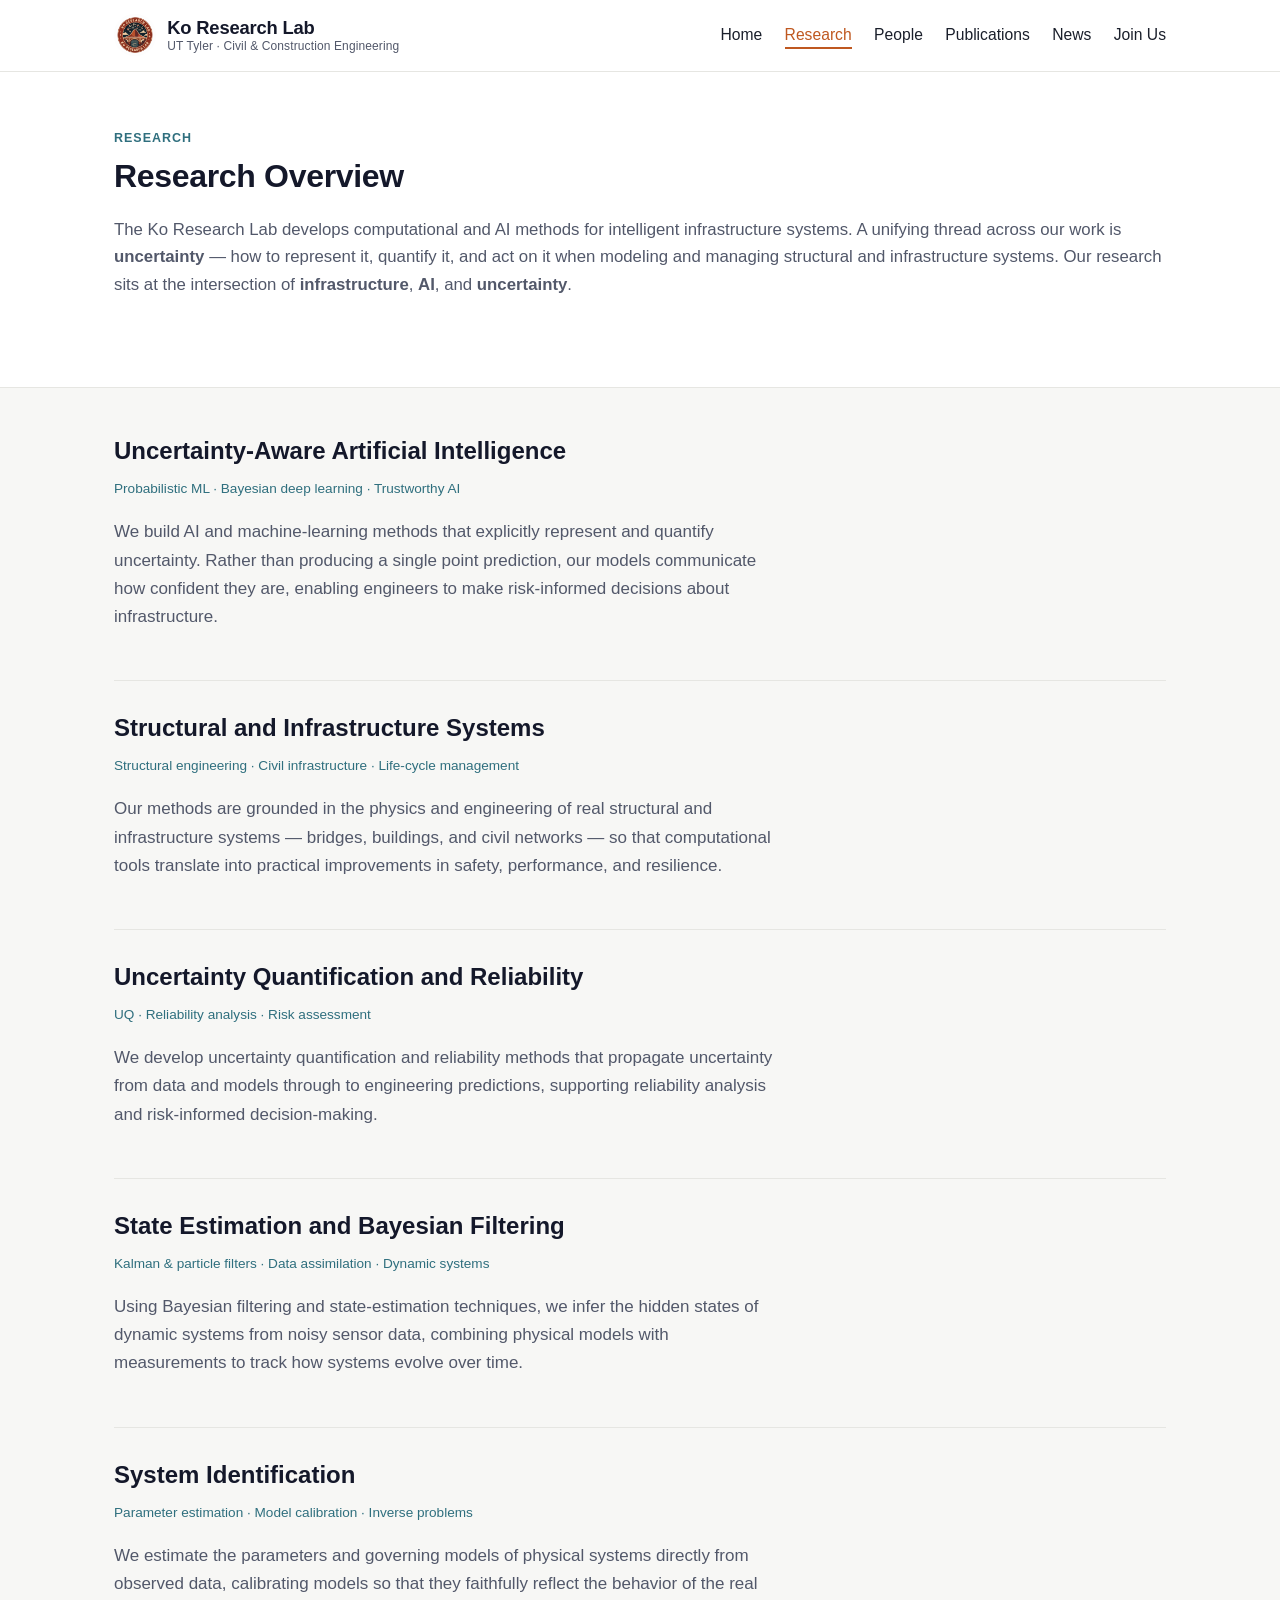
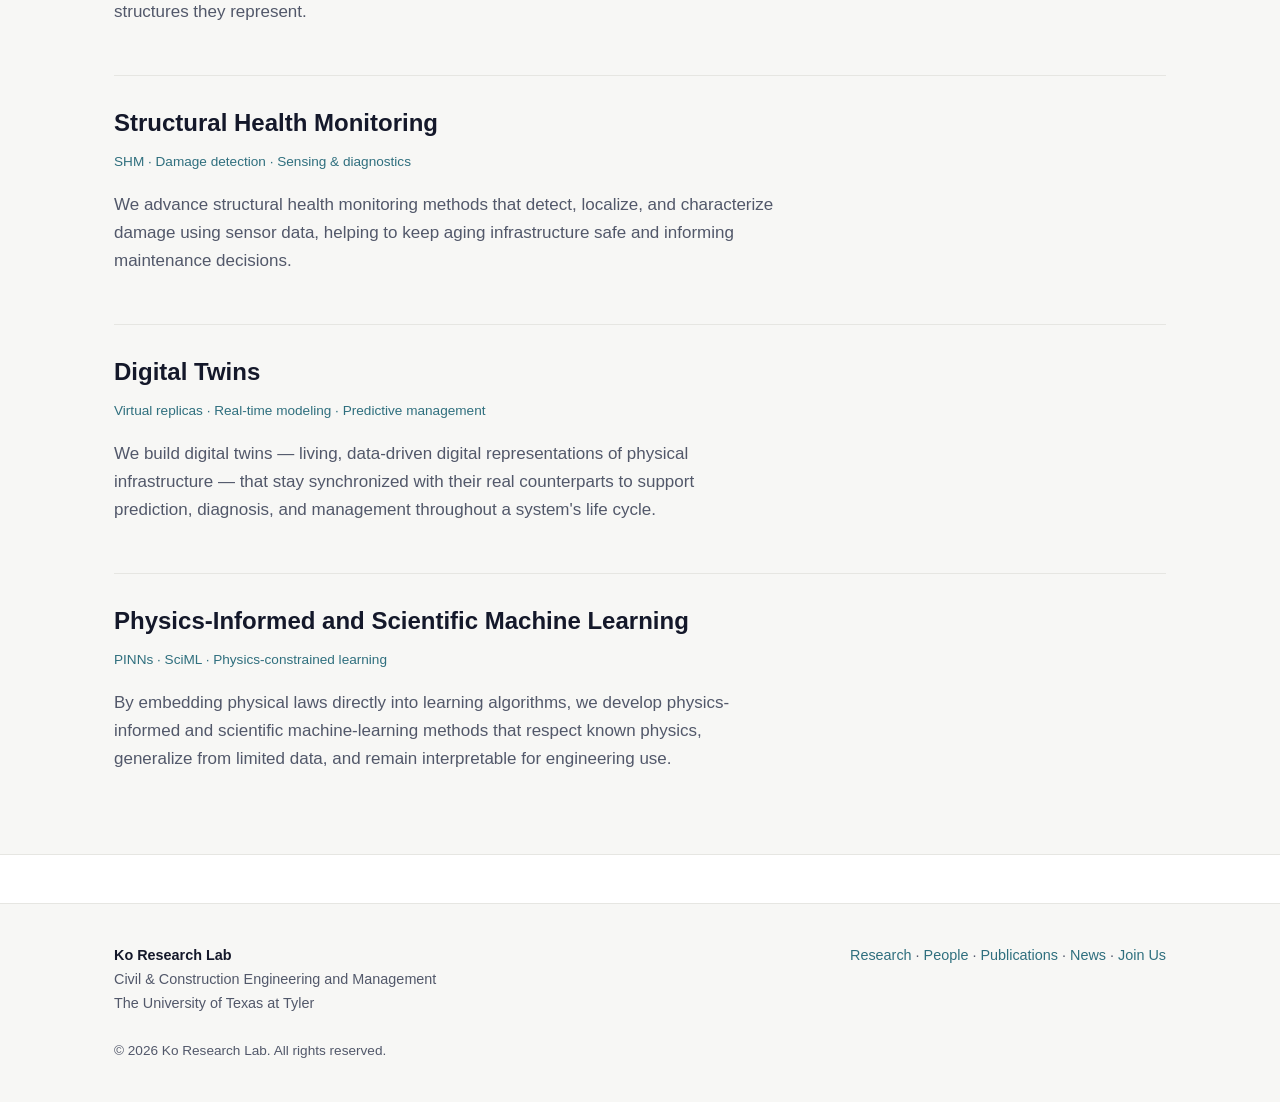
<file: research.html>
<!DOCTYPE html>
<html lang="en">
<head>
  <meta charset="UTF-8">
  <meta name="viewport" content="width=device-width, initial-scale=1.0">
  <title>Research &middot; Ko Research Lab</title>
  <meta name="description" content="Research themes of the Ko Research Lab: uncertainty-aware AI, intelligent infrastructure systems, uncertainty quantification, Bayesian filtering, structural health monitoring, digital twins, and scientific machine learning.">
  <link rel="icon" type="image/png" href="assets/logo/logo-ko-lab.png">
  <link rel="stylesheet" href="css/style.css">
</head>
<body>

  <!-- ===================== HEADER / NAV ===================== -->
  <header class="site-header">
    <nav class="nav" aria-label="Main navigation">
      <div class="nav-brand">
        <a href="index.html" aria-label="Ko Research Lab — home"><img class="nav-logo" src="assets/logo/logo-ko-lab.png" alt="Ko Research Lab logo"></a>
        <div class="nav-brand-text">
          <a href="index.html">Ko Research Lab</a>
          <span class="nav-sub">UT Tyler &middot; Civil &amp; Construction Engineering</span>
        </div>
      </div>
      <button class="nav-toggle" aria-label="Toggle navigation menu" aria-expanded="false">&#9776;</button>
      <ul class="nav-links">
        <li><a href="index.html">Home</a></li>
        <li><a href="research.html" class="active">Research</a></li>
        <li><a href="people.html">People</a></li>
        <li><a href="publications.html">Publications</a></li>
        <li><a href="news.html">News</a></li>
        <li><a href="join.html">Join Us</a></li>
      </ul>
    </nav>
  </header>

  <!-- ===================== PAGE HEAD ===================== -->
  <section class="section">
    <div class="container">
      <p class="eyebrow">Research</p>
      <h1>Research Overview</h1>
      <p class="page-intro">
        The Ko Research Lab develops computational and AI methods for
        intelligent infrastructure systems. A unifying thread across our work is
        <strong>uncertainty</strong> &mdash; how to represent it, quantify it,
        and act on it when modeling and managing structural and infrastructure
        systems. Our research sits at the intersection of
        <strong>infrastructure</strong>, <strong>AI</strong>, and
        <strong>uncertainty</strong>.
      </p>
    </div>
  </section>

  <!-- ===================== RESEARCH THEMES ===================== -->
  <!-- To add or edit a theme, copy one <div class="research-theme"> block. -->
  <section class="section-soft" style="padding: 1rem 0 2rem;">
    <div class="container">

      <div class="research-theme">
        <h2>Uncertainty-Aware Artificial Intelligence</h2>
        <p class="theme-tags">Probabilistic ML &middot; Bayesian deep learning &middot; Trustworthy AI</p>
        <p>
          We build AI and machine-learning methods that explicitly represent and
          quantify uncertainty. Rather than producing a single point prediction,
          our models communicate how confident they are, enabling engineers to
          make risk-informed decisions about infrastructure.
        </p>
      </div>

      <div class="research-theme">
        <h2>Structural and Infrastructure Systems</h2>
        <p class="theme-tags">Structural engineering &middot; Civil infrastructure &middot; Life-cycle management</p>
        <p>
          Our methods are grounded in the physics and engineering of real
          structural and infrastructure systems &mdash; bridges, buildings, and
          civil networks &mdash; so that computational tools translate into
          practical improvements in safety, performance, and resilience.
        </p>
      </div>

      <div class="research-theme">
        <h2>Uncertainty Quantification and Reliability</h2>
        <p class="theme-tags">UQ &middot; Reliability analysis &middot; Risk assessment</p>
        <p>
          We develop uncertainty quantification and reliability methods that
          propagate uncertainty from data and models through to engineering
          predictions, supporting reliability analysis and risk-informed
          decision-making.
        </p>
      </div>

      <div class="research-theme">
        <h2>State Estimation and Bayesian Filtering</h2>
        <p class="theme-tags">Kalman &amp; particle filters &middot; Data assimilation &middot; Dynamic systems</p>
        <p>
          Using Bayesian filtering and state-estimation techniques, we infer the
          hidden states of dynamic systems from noisy sensor data, combining
          physical models with measurements to track how systems evolve over
          time.
        </p>
      </div>

      <div class="research-theme">
        <h2>System Identification</h2>
        <p class="theme-tags">Parameter estimation &middot; Model calibration &middot; Inverse problems</p>
        <p>
          We estimate the parameters and governing models of physical systems
          directly from observed data, calibrating models so that they faithfully
          reflect the behavior of the real structures they represent.
        </p>
      </div>

      <div class="research-theme">
        <h2>Structural Health Monitoring</h2>
        <p class="theme-tags">SHM &middot; Damage detection &middot; Sensing &amp; diagnostics</p>
        <p>
          We advance structural health monitoring methods that detect, localize,
          and characterize damage using sensor data, helping to keep aging
          infrastructure safe and informing maintenance decisions.
        </p>
      </div>

      <div class="research-theme">
        <h2>Digital Twins</h2>
        <p class="theme-tags">Virtual replicas &middot; Real-time modeling &middot; Predictive management</p>
        <p>
          We build digital twins &mdash; living, data-driven digital
          representations of physical infrastructure &mdash; that stay
          synchronized with their real counterparts to support prediction,
          diagnosis, and management throughout a system's life cycle.
        </p>
      </div>

      <div class="research-theme">
        <h2>Physics-Informed and Scientific Machine Learning</h2>
        <p class="theme-tags">PINNs &middot; SciML &middot; Physics-constrained learning</p>
        <p>
          By embedding physical laws directly into learning algorithms, we
          develop physics-informed and scientific machine-learning methods that
          respect known physics, generalize from limited data, and remain
          interpretable for engineering use.
        </p>
      </div>

    </div>
  </section>

  <!-- ===================== FOOTER ===================== -->
  <footer class="site-footer">
    <div class="container">
      <div class="footer-grid">
        <div>
          <span class="footer-brand">Ko Research Lab</span><br>
          Civil &amp; Construction Engineering and Management<br>
          The University of Texas at Tyler
        </div>
        <div>
          <a href="research.html">Research</a> &middot;
          <a href="people.html">People</a> &middot;
          <a href="publications.html">Publications</a> &middot;
          <a href="news.html">News</a> &middot;
          <a href="join.html">Join Us</a>
        </div>
      </div>
      <p style="margin-top:1.5rem; margin-bottom:0; font-size:0.85rem;">
        &copy; 2026 Ko Research Lab. All rights reserved.
      </p>
    </div>
  </footer>

  <script src="js/main.js"></script>
</body>
</html>
</file>
<file: css/style.css>
/* =========================================================================
   Ko Research Lab — stylesheet
   A single, plain CSS file. No preprocessor, no framework, no build step.
   Edit the variables in :root below to adjust the overall look.
   ========================================================================= */

/* ---- Design tokens ---------------------------------------------------- */
:root {
  /* Colors */
  --color-bg: #ffffff;
  --color-bg-soft: #f7f7f5;      /* subtle off-white for alternating sections */
  --color-text: #1a1f2b;         /* near-black, slightly navy */
  --color-text-soft: #52586a;    /* muted body text / captions */
  --color-heading: #14182a;      /* dark navy for headings */
  --color-border: #e6e6e2;       /* hairline borders */

  --color-accent: #bf5820;       /* subtle burnt orange (UT Tyler inspired) */
  --color-accent-dark: #9c4718;  /* darker orange for hover */
  --color-secondary: #2f6f7e;    /* muted blue/teal, used sparingly */

  /* Typography */
  --font-sans: -apple-system, BlinkMacSystemFont, "Segoe UI", Roboto,
               "Helvetica Neue", Arial, "Noto Sans", sans-serif;
  --font-serif: Georgia, "Times New Roman", serif;

  /* Layout */
  --content-width: 1100px;
  --content-narrow: 780px;
  --space: 1rem;

  --radius: 4px;
}

/* ---- Reset / base ----------------------------------------------------- */
*,
*::before,
*::after {
  box-sizing: border-box;
}

html {
  -webkit-text-size-adjust: 100%;
  scroll-behavior: smooth;
}

body {
  margin: 0;
  font-family: var(--font-sans);
  font-size: 17px;
  line-height: 1.65;
  color: var(--color-text);
  background: var(--color-bg);
  -webkit-font-smoothing: antialiased;
  text-rendering: optimizeLegibility;
}

img {
  max-width: 100%;
  height: auto;
  display: block;
}

a {
  color: var(--color-accent);
  text-decoration: none;
}

a:hover {
  color: var(--color-accent-dark);
  text-decoration: underline;
}

h1, h2, h3, h4 {
  color: var(--color-heading);
  line-height: 1.25;
  font-weight: 650;
  margin: 0 0 0.6em;
}

h1 { font-size: 2rem; letter-spacing: -0.01em; }
h2 { font-size: 1.5rem; }
h3 { font-size: 1.15rem; }

p { margin: 0 0 1em; }

hr {
  border: 0;
  border-top: 1px solid var(--color-border);
  margin: 2.5rem 0;
}

/* ---- Layout containers ------------------------------------------------ */
.container {
  width: 100%;
  max-width: var(--content-width);
  margin: 0 auto;
  padding: 0 1.5rem;
}

.container-narrow {
  max-width: var(--content-narrow);
}

.section {
  padding: 3.5rem 0;
}

.section-soft {
  background: var(--color-bg-soft);
  border-top: 1px solid var(--color-border);
  border-bottom: 1px solid var(--color-border);
}

.section-title {
  font-size: 1.4rem;
  margin-bottom: 1.5rem;
  padding-bottom: 0.5rem;
  border-bottom: 2px solid var(--color-accent);
  display: inline-block;
}

/* Small eyebrow / kicker text above headings */
.eyebrow {
  text-transform: uppercase;
  letter-spacing: 0.08em;
  font-size: 0.78rem;
  font-weight: 650;
  color: var(--color-secondary);
  margin-bottom: 0.5rem;
}

/* ---- Site header / navigation ----------------------------------------- */
.site-header {
  border-bottom: 1px solid var(--color-border);
  background: var(--color-bg);
  position: sticky;
  top: 0;
  z-index: 100;
}

.nav {
  display: flex;
  align-items: center;
  justify-content: space-between;
  max-width: var(--content-width);
  margin: 0 auto;
  padding: 0.9rem 1.5rem;
}

.nav-brand {
  display: flex;
  align-items: center;
  gap: 0.7rem;
  line-height: 1.2;
}

.nav-logo {
  width: 42px;
  height: 42px;
  border-radius: 50%;
  flex-shrink: 0;
}

.nav-brand-text {
  display: flex;
  flex-direction: column;
}

.nav-brand a {
  color: var(--color-heading);
  text-decoration: none;
  font-weight: 700;
  font-size: 1.15rem;
  letter-spacing: -0.01em;
}

.nav-brand a:hover { color: var(--color-heading); }

.nav-brand .nav-sub {
  font-size: 0.75rem;
  color: var(--color-text-soft);
  font-weight: 500;
  letter-spacing: 0.01em;
}

.nav-links {
  display: flex;
  align-items: center;
  gap: 1.4rem;
  list-style: none;
  margin: 0;
  padding: 0;
}

.nav-links a {
  color: var(--color-text);
  text-decoration: none;
  font-size: 0.98rem;
  font-weight: 500;
  padding: 0.25rem 0;
  border-bottom: 2px solid transparent;
}

.nav-links a:hover {
  color: var(--color-accent);
  border-bottom-color: var(--color-accent);
}

.nav-links a.active {
  color: var(--color-accent);
  border-bottom-color: var(--color-accent);
}

/* Mobile menu toggle (hidden on desktop) */
.nav-toggle {
  display: none;
  background: none;
  border: 1px solid var(--color-border);
  border-radius: var(--radius);
  padding: 0.4rem 0.6rem;
  cursor: pointer;
  color: var(--color-heading);
  font-size: 1.2rem;
  line-height: 1;
}

/* ---- Hero ------------------------------------------------------------- */
.hero {
  padding: 4rem 0 3rem;
}

.hero-grid {
  display: grid;
  grid-template-columns: 1.15fr 0.85fr;
  gap: 3rem;
  align-items: center;
}

.hero h1 {
  font-size: 2.3rem;
  margin-bottom: 0.4rem;
}

.hero .tagline {
  font-size: 1.2rem;
  color: var(--color-secondary);
  font-weight: 500;
  margin-bottom: 1.2rem;
}

.hero .lead {
  font-size: 1.05rem;
  color: var(--color-text-soft);
}

.hero-affiliation {
  font-size: 0.95rem;
  color: var(--color-text-soft);
  margin-top: 1.2rem;
}

/* Small PI portrait beside the affiliation text in the hero */
.hero-pi {
  display: flex;
  align-items: center;
  gap: 1rem;
  margin-top: 1.2rem;
}

.hero-pi-photo {
  width: 66px;
  height: 66px;
  border-radius: 50%;
  object-fit: cover;
  object-position: center 20%;
  border: 1px solid var(--color-border);
  flex-shrink: 0;
}

.hero-pi .hero-affiliation {
  margin-top: 0;
}

/* Hero image / placeholder */
.hero-image {
  width: 100%;
  aspect-ratio: 4 / 3;
  background: var(--color-bg-soft);
  border: 1px solid var(--color-border);
  border-radius: var(--radius);
  display: flex;
  align-items: center;
  justify-content: center;
  color: var(--color-text-soft);
  font-size: 0.9rem;
  text-align: center;
  padding: 1rem;
  overflow: hidden;
}

.hero-image img {
  width: 100%;
  height: 100%;
  object-fit: cover;
}

/* When the hero shows the lab logo/badge rather than a photo */
.hero-image.hero-logo {
  background: var(--color-bg);
  border: 0;
}

.hero-image.hero-logo img {
  width: auto;
  height: auto;
  max-width: 78%;
  max-height: 100%;
  object-fit: contain;
}

/* ---- Buttons ---------------------------------------------------------- */
.btn {
  display: inline-block;
  background: var(--color-accent);
  color: #fff;
  padding: 0.6rem 1.3rem;
  border-radius: var(--radius);
  font-weight: 600;
  font-size: 0.98rem;
  text-decoration: none;
  border: 1px solid var(--color-accent);
}

.btn:hover {
  background: var(--color-accent-dark);
  border-color: var(--color-accent-dark);
  color: #fff;
  text-decoration: none;
}

.btn-outline {
  background: transparent;
  color: var(--color-accent);
}

.btn-outline:hover {
  background: var(--color-accent);
  color: #fff;
}

/* ---- Research theme cards (home) -------------------------------------- */
.theme-grid {
  display: grid;
  grid-template-columns: repeat(3, 1fr);
  gap: 1.75rem;
}

.theme {
  border-top: 3px solid var(--color-accent);
  padding-top: 1rem;
}

.theme h3 {
  margin-bottom: 0.4rem;
}

.theme p {
  color: var(--color-text-soft);
  font-size: 0.97rem;
  margin: 0;
}

/* ---- Two-column content (research page etc.) -------------------------- */
.research-theme {
  display: grid;
  grid-template-columns: 1fr;
  gap: 0.5rem;
  padding: 2rem 0;
  border-bottom: 1px solid var(--color-border);
}

.research-theme:last-child {
  border-bottom: 0;
}

.research-theme h2 {
  margin-bottom: 0.3rem;
}

.research-theme .theme-tags {
  font-size: 0.85rem;
  color: var(--color-secondary);
  font-weight: 500;
  margin-bottom: 0.6rem;
}

.research-theme p {
  color: var(--color-text-soft);
  max-width: 70ch;
}

/* Generic image placeholder box */
.img-placeholder {
  background: var(--color-bg-soft);
  border: 1px dashed var(--color-border);
  border-radius: var(--radius);
  display: flex;
  align-items: center;
  justify-content: center;
  color: var(--color-text-soft);
  font-size: 0.85rem;
  min-height: 180px;
  text-align: center;
  padding: 1rem;
}

/* ---- News list -------------------------------------------------------- */
.news-list {
  list-style: none;
  margin: 0;
  padding: 0;
}

.news-list li {
  display: grid;
  grid-template-columns: 130px 1fr;
  gap: 1rem;
  padding: 0.9rem 0;
  border-bottom: 1px solid var(--color-border);
}

.news-list .news-date {
  color: var(--color-secondary);
  font-weight: 600;
  font-size: 0.92rem;
  white-space: nowrap;
}

.news-list .news-text {
  color: var(--color-text);
  font-size: 0.98rem;
}

/* ---- Publications ----------------------------------------------------- */
.pub-list {
  list-style: none;
  margin: 0;
  padding: 0;
}

.pub {
  padding: 1.3rem 0;
  border-bottom: 1px solid var(--color-border);
}

.pub:last-child { border-bottom: 0; }

.pub-title {
  font-weight: 600;
  color: var(--color-heading);
  margin: 0 0 0.25rem;
  font-size: 1.03rem;
}

.pub-authors {
  color: var(--color-text-soft);
  font-size: 0.95rem;
  margin: 0 0 0.2rem;
}

.pub-authors .me {
  color: var(--color-text);
  font-weight: 700;
}

.pub-venue {
  font-size: 0.93rem;
  color: var(--color-text-soft);
  font-style: italic;
  margin: 0 0 0.4rem;
}

.pub-links {
  display: flex;
  flex-wrap: wrap;
  gap: 0.5rem;
  font-size: 0.85rem;
}

.pub-links a {
  display: inline-block;
  padding: 0.15rem 0.55rem;
  border: 1px solid var(--color-border);
  border-radius: var(--radius);
  color: var(--color-secondary);
  font-weight: 500;
}

.pub-links a:hover {
  border-color: var(--color-accent);
  color: var(--color-accent);
  text-decoration: none;
}

.year-heading {
  font-size: 1.1rem;
  color: var(--color-accent);
  margin: 2rem 0 0.5rem;
  font-weight: 700;
}

/* ---- People ----------------------------------------------------------- */
.people-group {
  margin-bottom: 3rem;
}

.person-grid {
  display: grid;
  grid-template-columns: repeat(auto-fill, minmax(220px, 1fr));
  gap: 2rem;
}

.person {
  display: flex;
  flex-direction: column;
}

.person-photo {
  width: 150px;
  height: 150px;
  border-radius: 50%;
  object-fit: cover;
  object-position: center 20%; /* bias crop toward the face for portraits */
  background: var(--color-bg-soft);
  border: 1px solid var(--color-border);
  margin-bottom: 0.8rem;
}

.person-photo.placeholder {
  display: flex;
  align-items: center;
  justify-content: center;
  color: var(--color-text-soft);
  font-size: 0.8rem;
  text-align: center;
}

.person h3 {
  margin: 0 0 0.15rem;
  font-size: 1.05rem;
}

.person .person-title {
  color: var(--color-text-soft);
  font-size: 0.9rem;
  margin-bottom: 0.35rem;
}

.person .person-interests {
  font-size: 0.9rem;
  color: var(--color-text-soft);
  margin-bottom: 0.5rem;
}

.person-links {
  display: flex;
  flex-wrap: wrap;
  gap: 0.6rem;
  font-size: 0.85rem;
}

/* PI featured block */
.pi {
  display: grid;
  grid-template-columns: 260px 1fr;
  gap: 2.5rem;
  align-items: start;
}

.pi .person-photo {
  width: 260px;
  height: 260px;
  border-radius: var(--radius);
}

.pi h3 { font-size: 1.3rem; }

/* PI education / sub-lists */
.pi-subhead {
  font-size: 0.82rem;
  font-weight: 650;
  text-transform: uppercase;
  letter-spacing: 0.06em;
  color: var(--color-heading);
  margin: 1.2rem 0 0.5rem;
}

.edu-list {
  margin: 0;
  padding-left: 1.15rem;
  font-size: 0.93rem;
  color: var(--color-text-soft);
}

.edu-list li {
  margin-bottom: 0.35rem;
}

.edu-list li strong {
  color: var(--color-text);
  font-weight: 600;
}

/* ---- Join Us ---------------------------------------------------------- */
.join-block {
  padding: 1.8rem 0;
  border-bottom: 1px solid var(--color-border);
}

.join-block:last-child { border-bottom: 0; }

/* Keep Join Us text at a comfortable reading width while the page uses the
   full-width container so the header and content share the same left edge. */
.join-block > p,
.join-block .callout {
  max-width: 68ch;
}

.callout {
  background: var(--color-bg-soft);
  border-left: 3px solid var(--color-accent);
  padding: 1rem 1.25rem;
  border-radius: 0 var(--radius) var(--radius) 0;
  margin: 1rem 0;
  color: var(--color-text-soft);
  font-size: 0.95rem;
}

.callout ul {
  margin: 0.5rem 0 0;
  padding-left: 1.25rem;
}

.callout li {
  margin-bottom: 0.2rem;
}

/* ---- Simple content lists --------------------------------------------- */
/* Page intros span the full content width so the header/top block lines up
   with the main content below. Intros are short, so full width stays readable. */
.page-intro {
  color: var(--color-text-soft);
  font-size: 1.05rem;
  margin-bottom: 2rem;
}

/* ---- Footer ----------------------------------------------------------- */
.site-footer {
  border-top: 1px solid var(--color-border);
  background: var(--color-bg-soft);
  padding: 2.5rem 0;
  margin-top: 3rem;
  font-size: 0.9rem;
  color: var(--color-text-soft);
}

.footer-grid {
  display: flex;
  flex-wrap: wrap;
  justify-content: space-between;
  gap: 1.5rem;
}

.footer-grid a { color: var(--color-secondary); }

.site-footer .footer-brand {
  font-weight: 700;
  color: var(--color-heading);
}

/* ---- Utilities -------------------------------------------------------- */
.text-muted { color: var(--color-text-soft); }
.mt-0 { margin-top: 0; }
.mb-0 { margin-bottom: 0; }

.link-more {
  font-weight: 600;
  font-size: 0.95rem;
}

/* ---- Responsive ------------------------------------------------------- */
@media (max-width: 860px) {
  .hero-grid {
    grid-template-columns: 1fr;
    gap: 2rem;
  }

  .theme-grid {
    grid-template-columns: 1fr;
    gap: 1.5rem;
  }

  .pi {
    grid-template-columns: 1fr;
    gap: 1rem;
  }

  /* Mobile navigation */
  .nav-toggle {
    display: block;
  }

  .nav-links {
    display: none;
    position: absolute;
    top: 100%;
    left: 0;
    right: 0;
    flex-direction: column;
    align-items: flex-start;
    gap: 0;
    background: var(--color-bg);
    border-bottom: 1px solid var(--color-border);
    padding: 0.5rem 1.5rem 1rem;
  }

  .nav-links.open {
    display: flex;
  }

  .nav-links li {
    width: 100%;
  }

  .nav-links a {
    display: block;
    width: 100%;
    padding: 0.6rem 0;
    border-bottom: 1px solid var(--color-border);
  }

  .nav-links a:hover {
    border-bottom-color: var(--color-border);
  }
}

@media (max-width: 560px) {
  body { font-size: 16px; }
  .hero h1 { font-size: 1.9rem; }
  .news-list li { grid-template-columns: 1fr; gap: 0.15rem; }
  .section { padding: 2.5rem 0; }
}
</file>
